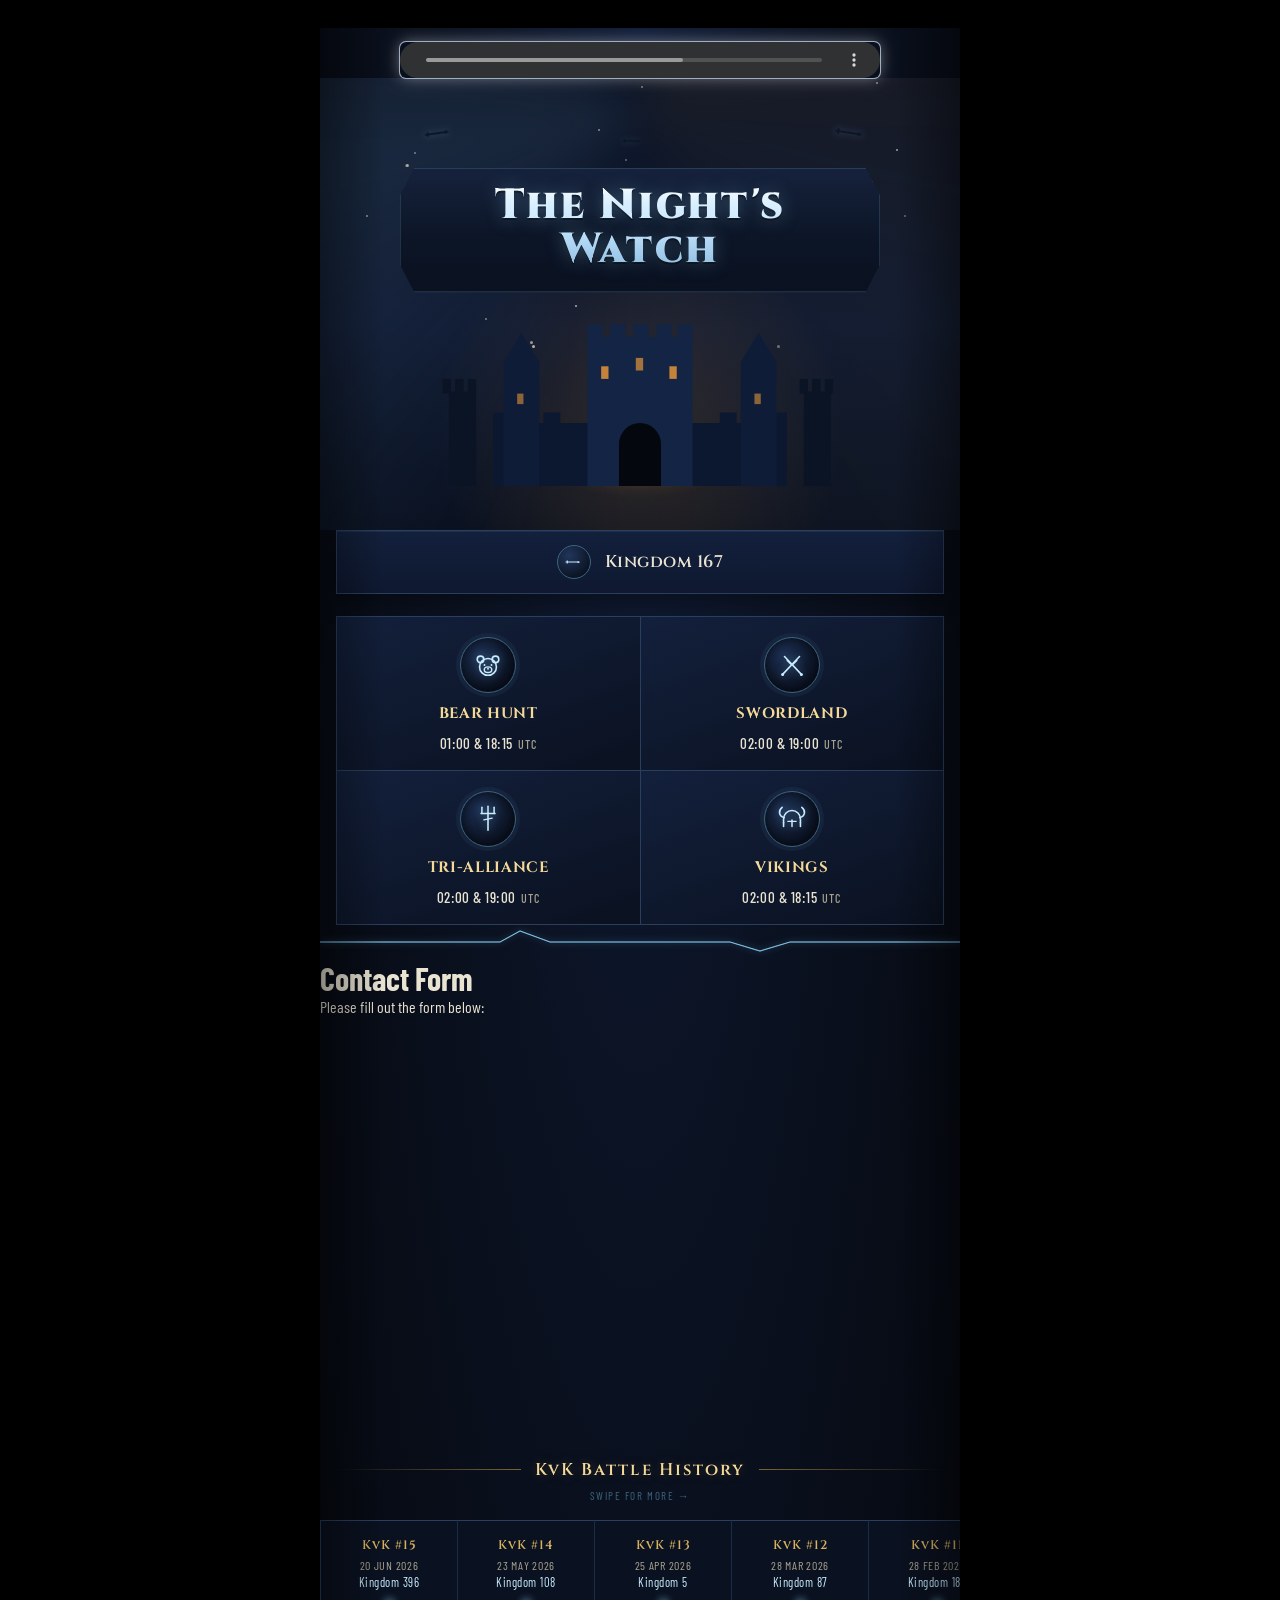
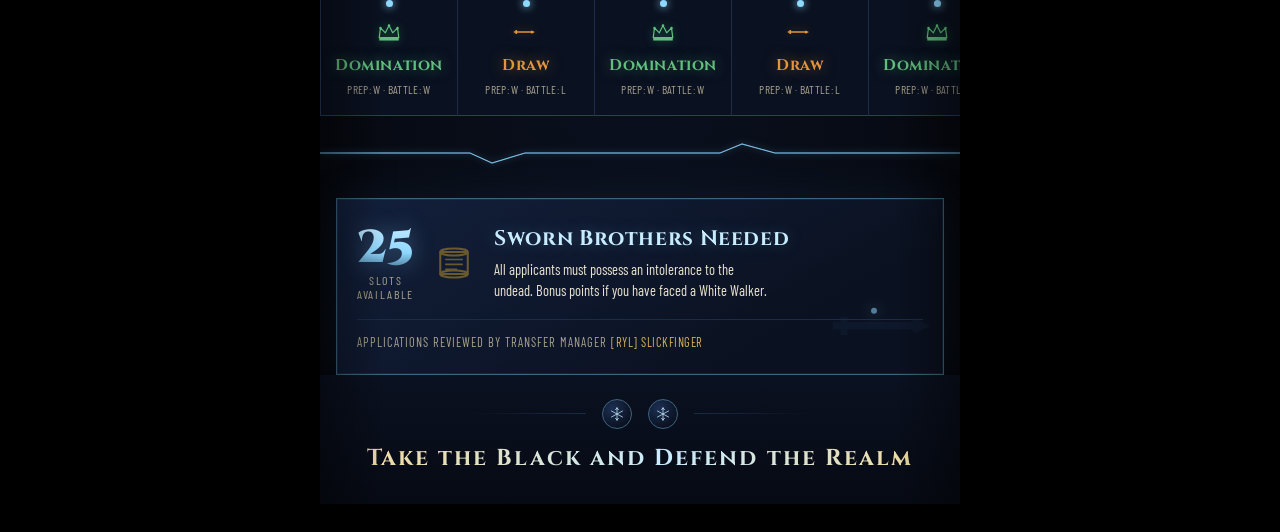
<file: index.html>
<!DOCTYPE html>
<html lang="en">
<head>
<meta charset="UTF-8">
<meta name="viewport" content="width=device-width, initial-scale=1.0">
<title>The Night's Watch — Kingdom 167</title>
<link rel="stylesheet" href="style.css">
</head>
  <body>

<!-- ============================================================
     ICON SPRITE — all glyphs are hand-built line/silhouette art
     referenced below via <use href="#icon-name">
     ============================================================ -->
<svg class="sprite" aria-hidden="true">
  <defs>

    <symbol id="icon-bear" viewBox="0 0 64 64">
      <circle cx="16" cy="20" r="7" fill="none" stroke="currentColor" stroke-width="3.4"/>
      <circle cx="48" cy="20" r="7" fill="none" stroke="currentColor" stroke-width="3.4"/>
      <circle cx="32" cy="36" r="18" fill="none" stroke="currentColor" stroke-width="3.4"/>
      <ellipse cx="32" cy="42" rx="8" ry="6" fill="none" stroke="currentColor" stroke-width="3"/>
      <circle cx="32" cy="40" r="2" fill="currentColor"/>
      <circle cx="24.5" cy="32" r="2" fill="currentColor"/>
      <circle cx="39.5" cy="32" r="2" fill="currentColor"/>
    </symbol>

    <symbol id="icon-swords" viewBox="0 0 64 64">
      <line x1="12" y1="52" x2="48" y2="14" stroke="currentColor" stroke-width="3.4" stroke-linecap="round"/>
      <line x1="34" y1="30" x2="42" y2="22" stroke="currentColor" stroke-width="3.4" stroke-linecap="round"/>
      <circle cx="12" cy="52" r="3.2" fill="currentColor"/>
      <line x1="52" y1="52" x2="16" y2="14" stroke="currentColor" stroke-width="3.4" stroke-linecap="round"/>
      <line x1="30" y1="30" x2="22" y2="22" stroke="currentColor" stroke-width="3.4" stroke-linecap="round"/>
      <circle cx="52" cy="52" r="3.2" fill="currentColor"/>
    </symbol>

    <symbol id="icon-trident" viewBox="0 0 64 64">
      <line x1="32" y1="20" x2="32" y2="56" stroke="currentColor" stroke-width="3.4" stroke-linecap="round"/>
      <line x1="17" y1="20" x2="47" y2="20" stroke="currentColor" stroke-width="3.2" stroke-linecap="round"/>
      <line x1="19" y1="20" x2="19" y2="7" stroke="currentColor" stroke-width="3.2" stroke-linecap="round"/>
      <line x1="32" y1="20" x2="32" y2="5" stroke="currentColor" stroke-width="3.2" stroke-linecap="round"/>
      <line x1="45" y1="20" x2="45" y2="7" stroke="currentColor" stroke-width="3.2" stroke-linecap="round"/>
      <line x1="23" y1="34" x2="41" y2="30" stroke="currentColor" stroke-width="2.6" stroke-linecap="round"/>
    </symbol>

    <symbol id="icon-helm" viewBox="0 0 64 64">
      <path d="M14,40 L14,32 A18,18 0 0 1 50,32 L50,40" fill="none" stroke="currentColor" stroke-width="3.4" stroke-linecap="round"/>
      <line x1="14" y1="40" x2="14" y2="48" stroke="currentColor" stroke-width="3.4" stroke-linecap="round"/>
      <line x1="50" y1="40" x2="50" y2="48" stroke="currentColor" stroke-width="3.4" stroke-linecap="round"/>
      <path d="M15,29 C4,26 2,14 11,7" fill="none" stroke="currentColor" stroke-width="3.4" stroke-linecap="round"/>
      <path d="M49,29 C60,26 62,14 53,7" fill="none" stroke="currentColor" stroke-width="3.4" stroke-linecap="round"/>
      <line x1="32" y1="34" x2="32" y2="48" stroke="currentColor" stroke-width="3.2" stroke-linecap="round"/>
      <line x1="23" y1="37" x2="41" y2="37" stroke="currentColor" stroke-width="2.6" stroke-linecap="round"/>
    </symbol>

   <symbol id="icon-raven" viewBox="0 0 64 40">
  <path d="M10,18 L44,18 L46,16 L54,20 L46,24 L44,22 L10,22 L10,25 L6,25 L6,22 L2,22 L2,18 L6,18 L6,15 L10,15 Z" fill="currentColor"/>
</symbol>


    <symbol id="icon-snowflake" viewBox="0 0 64 64">
      <g stroke="currentColor" stroke-width="3" stroke-linecap="round">
        <line x1="32" y1="8" x2="32" y2="56"/>
        <line x1="10" y1="20" x2="54" y2="44"/>
        <line x1="10" y1="44" x2="54" y2="20"/>
        <line x1="32" y1="8" x2="26" y2="15"/>
        <line x1="32" y1="8" x2="38" y2="15"/>
        <line x1="32" y1="56" x2="26" y2="49"/>
        <line x1="32" y1="56" x2="38" y2="49"/>
      </g>
    </symbol>

    <symbol id="icon-scroll" viewBox="0 0 64 64">
      <rect x="12" y="16" width="40" height="32" rx="1.5" fill="none" stroke="currentColor" stroke-width="3"/>
      <ellipse cx="32" cy="16" rx="20" ry="5" fill="none" stroke="currentColor" stroke-width="3"/>
      <ellipse cx="32" cy="48" rx="20" ry="5" fill="none" stroke="currentColor" stroke-width="3"/>
      <line x1="20" y1="27" x2="44" y2="27" stroke="currentColor" stroke-width="2.2" stroke-linecap="round"/>
      <line x1="20" y1="34" x2="44" y2="34" stroke="currentColor" stroke-width="2.2" stroke-linecap="round"/>
      <line x1="20" y1="41" x2="36" y2="41" stroke="currentColor" stroke-width="2.2" stroke-linecap="round"/>
    </symbol>

    <symbol id="icon-shield" viewBox="0 0 64 64">
      <path d="M32,6 L52,13 L52,30 C52,44 43,53 32,58 C21,53 12,44 12,30 L12,13 Z" fill="none" stroke="currentColor" stroke-width="3.2" stroke-linejoin="round"/>
      <line x1="32" y1="20" x2="32" y2="44" stroke="currentColor" stroke-width="2.6" stroke-linecap="round"/>
      <line x1="22" y1="32" x2="42" y2="32" stroke="currentColor" stroke-width="2.6" stroke-linecap="round"/>
    </symbol>

    <symbol id="icon-sword" viewBox="0 0 64 64">
      <polygon points="32,4 27,15 37,15" fill="currentColor"/>
      <line x1="32" y1="15" x2="32" y2="42" stroke="currentColor" stroke-width="3.4" stroke-linecap="round"/>
      <line x1="20" y1="42" x2="44" y2="42" stroke="currentColor" stroke-width="3.2" stroke-linecap="round"/>
      <line x1="32" y1="42" x2="32" y2="53" stroke="currentColor" stroke-width="3.4" stroke-linecap="round"/>
      <circle cx="32" cy="57" r="3" fill="currentColor"/>
    </symbol>

    <symbol id="icon-crown" viewBox="0 0 64 64">
      <path d="M8,46 L11,22 L23,34 L32,16 L41,34 L53,22 L56,46 Z" fill="none" stroke="currentColor" stroke-width="3" stroke-linejoin="round" stroke-linecap="round"/>
      <rect x="8" y="46" width="48" height="7" fill="currentColor"/>
      <circle cx="11" cy="22" r="3" fill="currentColor"/>
      <circle cx="32" cy="16" r="3" fill="currentColor"/>
      <circle cx="53" cy="22" r="3" fill="currentColor"/>
    </symbol>

    <symbol id="icon-skull" viewBox="0 0 64 64">
      <path d="M32,8 C18,8 11,18 11,29 C11,37 15,42 19,45 L19,52 C19,54.2 20.8,56 23,56 L26,56 L26,51 L29,51 L29,56 L35,56 L35,51 L38,51 L38,56 L41,56 C43.2,56 45,54.2 45,52 L45,45 C49,42 53,37 53,29 C53,18 46,8 32,8 Z" fill="none" stroke="currentColor" stroke-width="2.6" stroke-linejoin="round"/>
      <circle cx="23.5" cy="29" r="5" fill="currentColor"/>
      <circle cx="40.5" cy="29" r="5" fill="currentColor"/>
      <path d="M32,33 L28,42 L36,42 Z" fill="currentColor"/>
    </symbol>

<symbol id="icon-handshake" viewBox="0 0 64 40">
  <path d="M10,18 L44,18 L46,16 L54,20 L46,24 L44,22 L10,22 L10,25 L6,25 L6,22 L2,22 L2,18 L6,18 L6,15 L10,15 Z" fill="currentColor"/>
</symbol>


    <symbol id="icon-castle" viewBox="0 0 400 170">
      <!-- back towers -->
      <rect x="18" y="70" width="26" height="90" fill="#0a1424"/>
      <rect x="12" y="58" width="8" height="14" fill="#0a1424"/>
      <rect x="24" y="58" width="8" height="14" fill="#0a1424"/>
      <rect x="36" y="58" width="8" height="14" fill="#0a1424"/>
      <rect x="356" y="70" width="26" height="90" fill="#0a1424"/>
      <rect x="352" y="58" width="8" height="14" fill="#0a1424"/>
      <rect x="364" y="58" width="8" height="14" fill="#0a1424"/>
      <rect x="376" y="58" width="8" height="14" fill="#0a1424"/>

      <!-- curtain wall -->
      <rect x="60" y="100" width="280" height="60" fill="#0c1830"/>
      <rect x="60" y="90" width="16" height="12" fill="#0c1830"/>
      <rect x="84" y="90" width="16" height="12" fill="#0c1830"/>
      <rect x="108" y="90" width="16" height="12" fill="#0c1830"/>
      <rect x="276" y="90" width="16" height="12" fill="#0c1830"/>
      <rect x="300" y="90" width="16" height="12" fill="#0c1830"/>
      <rect x="324" y="90" width="16" height="12" fill="#0c1830"/>

      <!-- side towers -->
      <rect x="70" y="42" width="34" height="118" fill="#0e1c38"/>
      <polygon points="70,42 87,14 104,42" fill="#0e1c38"/>
      <rect x="296" y="42" width="34" height="118" fill="#0e1c38"/>
      <polygon points="296,42 313,14 330,42" fill="#0e1c38"/>

      <!-- keep -->
      <rect x="150" y="18" width="100" height="142" fill="#132444"/>
      <rect x="150" y="6" width="14" height="14" fill="#132444"/>
      <rect x="172" y="6" width="14" height="14" fill="#132444"/>
      <rect x="194" y="6" width="14" height="14" fill="#132444"/>
      <rect x="216" y="6" width="14" height="14" fill="#132444"/>
      <rect x="236" y="6" width="14" height="14" fill="#132444"/>

      <!-- gate -->
      <path d="M180,160 L180,120 A20,20 0 0 1 220,120 L220,160 Z" fill="#04070d"/>

      <!-- windows (glow) -->
      <rect x="163" y="46" width="7" height="12" fill="#e2953a" opacity=".85"/>
      <rect x="196" y="38" width="7" height="12" fill="#e2953a" opacity=".7"/>
      <rect x="228" y="46" width="7" height="12" fill="#e2953a" opacity=".85"/>
      <rect x="83" y="72" width="6" height="10" fill="#e2953a" opacity=".6"/>
      <rect x="309" y="72" width="6" height="10" fill="#e2953a" opacity=".6"/>
    </symbol>

  </defs>
</svg>

<div class="poster">

  <!-- ============================== AUDIO PLAYER ============================== -->
  <div class="audio-bar">
    <audio controls src="dem-titties.mp3">
      Your browser does not support the audio element.
    </audio>
  </div>

  <!-- ambient layers -->
  <div class="snowfall" id="snowfall"></div>

  <!-- ============================== HERO ============================== -->
  <section class="hero">
    <div class="stars" id="stars"></div>

    <div class="ravens">
      <svg class="raven-1"><use href="#icon-raven"/></svg>
      <svg class="raven-2"><use href="#icon-raven"/></svg>
      <svg class="raven-3"><use href="#icon-raven"/></svg>
    </div>

    <div class="banner">
      <h1 class="font-display">The Night's<br>Watch</h1>
    </div>

    <div class="castle-wrap">
      <div class="castle-glow"></div>
      <svg viewBox="0 0 400 170" width="100%" style="max-width:420px; position:relative; z-index:1;">
        <use href="#icon-castle"/>
      </svg>
    </div>
  </section>

  <!-- ============================== IDENTITY ============================== -->
  <div class="identity">
    <div class="medallion"><svg><use href="#icon-raven" viewBox="0 0 64 40"/></svg></div>
    <div class="identity-text font-display">
      <span>Kingdom 167</span>
    </div>
  </div>

  <!-- ============================== EVENTS ============================== -->
  <div class="events">
    <div class="event-card">
      <div class="event-icon"><svg><use href="#icon-bear"/></svg></div>
      <div class="event-name font-display">Bear Hunt</div>
      <div class="event-times">01:00 &amp; 18:15 <span class="unit">UTC</span></div>
    </div>
    <div class="event-card">
      <div class="event-icon"><svg><use href="#icon-swords"/></svg></div>
      <div class="event-name font-display">Swordland</div>
      <div class="event-times">02:00 &amp; 19:00 <span class="unit">UTC</span></div>
    </div>
    <div class="event-card">
      <div class="event-icon"><svg><use href="#icon-trident"/></svg></div>
      <div class="event-name font-display">Tri-Alliance</div>
      <div class="event-times">02:00 &amp; 19:00 <span class="unit">UTC</span></div>
    </div>
    <div class="event-card">
      <div class="event-icon"><svg><use href="#icon-helm"/></svg></div>
      <div class="event-name font-display">Vikings</div>
      <div class="event-times">02:00 &amp; 18:15 <span class="unit">UTC</span></div>
    </div>
  </div>

  <!-- ============================== FROST DIVIDER ============================== -->
  <div class="frost-divider">
    <svg viewBox="0 0 640 34" preserveAspectRatio="none">
      <path d="M0,17 L180,17 L200,6 L230,17 L410,17 L440,26 L470,17 L640,17"/>
      <path class="bright" d="M0,17 L180,17 L200,6 L230,17 L410,17 L440,26 L470,17 L640,17"/>
    </svg>
  </div>
<!--survey-->
      <h1>Contact Form</h1>
    <p>Please fill out the form below:</p>

<iframe src="https://docs.google.com/forms/d/e/1FAIpQLSf_qoqrzcyDdSQhZUhYzVh2wahqNsyNeyWKUY-HAEKbPUqEiw/viewform?embedded=true" width="640" height="409" frameborder="0" marginheight="0" marginwidth="0">Loading…</iframe>
  <!-- ============================== KVK RESULTS ============================== -->
  <div class="section-heading">
    <h2>KvK Battle History</h2>
  </div>
  <div class="kvk-hint">Swipe for more →</div>

  <div class="kvk-scroll">
    <div class="kvk-card">
      <div class="kvk-num font-display">KvK #15</div>
      <div class="kvk-date">20 Jun 2026</div>
      <div class="kvk-kingdom">Kingdom 396</div>
      <div class="kvk-node"></div>
      <div class="kvk-icon domination"><svg><use href="#icon-crown"/></svg></div>
      <div class="kvk-result domination font-display">Domination</div>
      <div class="kvk-sub">Prep: W · Battle: W</div>
    </div>
    <div class="kvk-card">
      <div class="kvk-num font-display">KvK #14</div>
      <div class="kvk-date">23 May 2026</div>
      <div class="kvk-kingdom">Kingdom 108</div>
      <div class="kvk-node"></div>
      <div class="kvk-icon draw"><svg><use href="#icon-handshake"/></svg></div>
      <div class="kvk-result draw font-display">Draw</div>
      <div class="kvk-sub">Prep: W · Battle: L</div>
    </div>
    <div class="kvk-card">
      <div class="kvk-num font-display">KvK #13</div>
      <div class="kvk-date">25 Apr 2026</div>
      <div class="kvk-kingdom">Kingdom 5</div>
      <div class="kvk-node"></div>
      <div class="kvk-icon domination"><svg><use href="#icon-crown"/></svg></div>
      <div class="kvk-result domination font-display">Domination</div>
      <div class="kvk-sub">Prep: W · Battle: W</div>
    </div>
    <div class="kvk-card">
      <div class="kvk-num font-display">KvK #12</div>
      <div class="kvk-date">28 Mar 2026</div>
      <div class="kvk-kingdom">Kingdom 87</div>
      <div class="kvk-node"></div>
      <div class="kvk-icon draw"><svg><use href="#icon-handshake"/></svg></div>
      <div class="kvk-result draw font-display">Draw</div>
      <div class="kvk-sub">Prep: W · Battle: L</div>
    </div>
    <div class="kvk-card">
      <div class="kvk-num font-display">KvK #11</div>
      <div class="kvk-date">28 Feb 2026</div>
      <div class="kvk-kingdom">Kingdom 188</div>
      <div class="kvk-node"></div>
      <div class="kvk-icon domination"><svg><use href="#icon-crown"/></svg></div>
      <div class="kvk-result domination font-display">Domination</div>
      <div class="kvk-sub">Prep: W · Battle: W</div>
    </div>
    <div class="kvk-card">
      <div class="kvk-num font-display">KvK #10</div>
      <div class="kvk-date">31 Jan 2026</div>
      <div class="kvk-kingdom">Kingdom 120</div>
      <div class="kvk-node"></div>
      <div class="kvk-icon domination"><svg><use href="#icon-crown"/></svg></div>
      <div class="kvk-result domination font-display">Domination</div>
      <div class="kvk-sub">Prep: W · Battle: W</div>
    </div>
    <div class="kvk-card">
      <div class="kvk-num font-display">KvK #9</div>
      <div class="kvk-date">03 Jan 2026</div>
      <div class="kvk-kingdom">Kingdom 151</div>
      <div class="kvk-node"></div>
      <div class="kvk-icon draw"><svg><use href="#icon-handshake"/></svg></div>
      <div class="kvk-result draw font-display">Draw</div>
      <div class="kvk-sub">Prep: W · Battle: L</div>
    </div>
    <div class="kvk-card">
      <div class="kvk-num font-display">KvK #8</div>
      <div class="kvk-date">06 Dec 2025</div>
      <div class="kvk-kingdom">Kingdom 127</div>
      <div class="kvk-node"></div>
      <div class="kvk-icon draw"><svg><use href="#icon-handshake"/></svg></div>
      <div class="kvk-result draw font-display">Draw</div>
      <div class="kvk-sub">Prep: W · Battle: L</div>
    </div>
    <div class="kvk-card">
      <div class="kvk-num font-display">KvK #7</div>
      <div class="kvk-date">08 Nov 2025</div>
      <div class="kvk-kingdom">Kingdom 134</div>
      <div class="kvk-node"></div>
      <div class="kvk-icon comeback"><svg><use href="#icon-shield"/></svg></div>
      <div class="kvk-result comeback font-display">Comeback</div>
      <div class="kvk-sub">Prep: L · Battle: W</div>
    </div>
    <div class="kvk-card">
      <div class="kvk-num font-display">KvK #6</div>
      <div class="kvk-date">11 Oct 2025</div>
      <div class="kvk-kingdom">Kingdom 154</div>
      <div class="kvk-node"></div>
      <div class="kvk-icon defeat"><svg><use href="#icon-skull"/></svg></div>
      <div class="kvk-result defeat font-display">Defeat</div>
      <div class="kvk-sub">Prep: L · Battle: L</div>
    </div>
    <div class="kvk-card">
      <div class="kvk-num font-display">KvK #5</div>
      <div class="kvk-date">14 Sep 2025</div>
      <div class="kvk-kingdom">Kingdom 136</div>
      <div class="kvk-node"></div>
      <div class="kvk-icon defeat"><svg><use href="#icon-skull"/></svg></div>
      <div class="kvk-result defeat font-display">Defeat</div>
      <div class="kvk-sub">Prep: L · Battle: L</div>
    </div>
    <div class="kvk-card">
      <div class="kvk-num font-display">KvK #4</div>
      <div class="kvk-date">16 Aug 2025</div>
      <div class="kvk-kingdom">Kingdom 146</div>
      <div class="kvk-node"></div>
      <div class="kvk-icon domination"><svg><use href="#icon-crown"/></svg></div>
      <div class="kvk-result domination font-display">Domination</div>
      <div class="kvk-sub">Prep: W · Battle: W</div>
    </div>
    <div class="kvk-card">
      <div class="kvk-num font-display">KvK #3</div>
      <div class="kvk-date">19 Jul 2025</div>
      <div class="kvk-kingdom">Kingdom 157</div>
      <div class="kvk-node"></div>
      <div class="kvk-icon draw"><svg><use href="#icon-handshake"/></svg></div>
      <div class="kvk-result draw font-display">Draw</div>
      <div class="kvk-sub">Prep: W · Battle: L</div>
    </div>
  </div>

  <!-- ============================== FROST DIVIDER ============================== -->
  <div class="frost-divider">
    <svg viewBox="0 0 640 34" preserveAspectRatio="none">
      <path d="M0,17 L150,17 L172,27 L205,17 L400,17 L422,8 L455,17 L640,17"/>
      <path class="bright" d="M0,17 L150,17 L172,27 L205,17 L400,17 L422,8 L455,17 L640,17"/>
    </svg>
  </div>

<!-- ============================== RECRUITMENT ============================== -->
  <div class="recruit">
    <div class="recruit-raven">
      <svg viewBox="0 0 64 64"><use href="#icon-raven" x="0" y="14" width="64" height="40"/><circle class="eye" cx="24" cy="26" r="1.6"/></svg>
    </div>

    <div class="recruit-top">
      <div class="slots">
        <div class="num font-display">25</div>
        <div class="lbl">Slots<br>Available</div>
      </div>
      <div class="scroll-icon"><svg><use href="#icon-scroll"/></svg></div>
      <div class="recruit-copy">
        <h3>Sworn Brothers Needed</h3>
        <p>All applicants must possess an intolerance to the undead. Bonus points if you have faced a White Walker.</p>
      </div>
    </div>

    <div class="recruit-foot">
      Applications reviewed by Transfer Manager <span class="name">[RYL] Slickfinger</span>
    </div>
  </div>

  <!-- ============================== FOOTER ============================== -->
  <footer class="footer">
    <div class="footer-flakes">
      <div class="footer-rule"></div>
      <div class="flake-badge"><svg><use href="#icon-snowflake"/></svg></div>
      <div class="flake-badge"><svg><use href="#icon-snowflake"/></svg></div>
      <div class="footer-rule right"></div>
    </div>
    <h2 class="font-display">Take the Black and Defend the Realm</h2>
  </footer>

</div>

<script>
  // ambient starfield
  const starsEl = document.getElementById('stars');
  for(let i=0;i<26;i++){
    const s = document.createElement('span');
    s.style.left = Math.random()*100+'%';
    s.style.top = Math.random()*70+'%';
    s.style.opacity = (0.2 + Math.random()*0.6).toFixed(2);
    s.style.width = s.style.height = (Math.random()<0.2 ? 3 : 2)+'px';
    starsEl.appendChild(s);
  }

  // drifting snow
  const snowEl = document.getElementById('snowfall');
  const posterHeight = () => document.querySelector('.poster').offsetHeight;
  for(let i=0;i<34;i++){
    const f = document.createElement('span');
    f.style.left = Math.random()*100+'%';
    const dur = 10 + Math.random()*14;
    f.style.animationDuration = dur+'s';
    f.style.animationDelay = (-Math.random()*dur)+'s';
    f.style.width = f.style.height = (1.5 + Math.random()*2.2)+'px';
    snowEl.appendChild(f);
  }
</script>

</body>
</html>
</file>
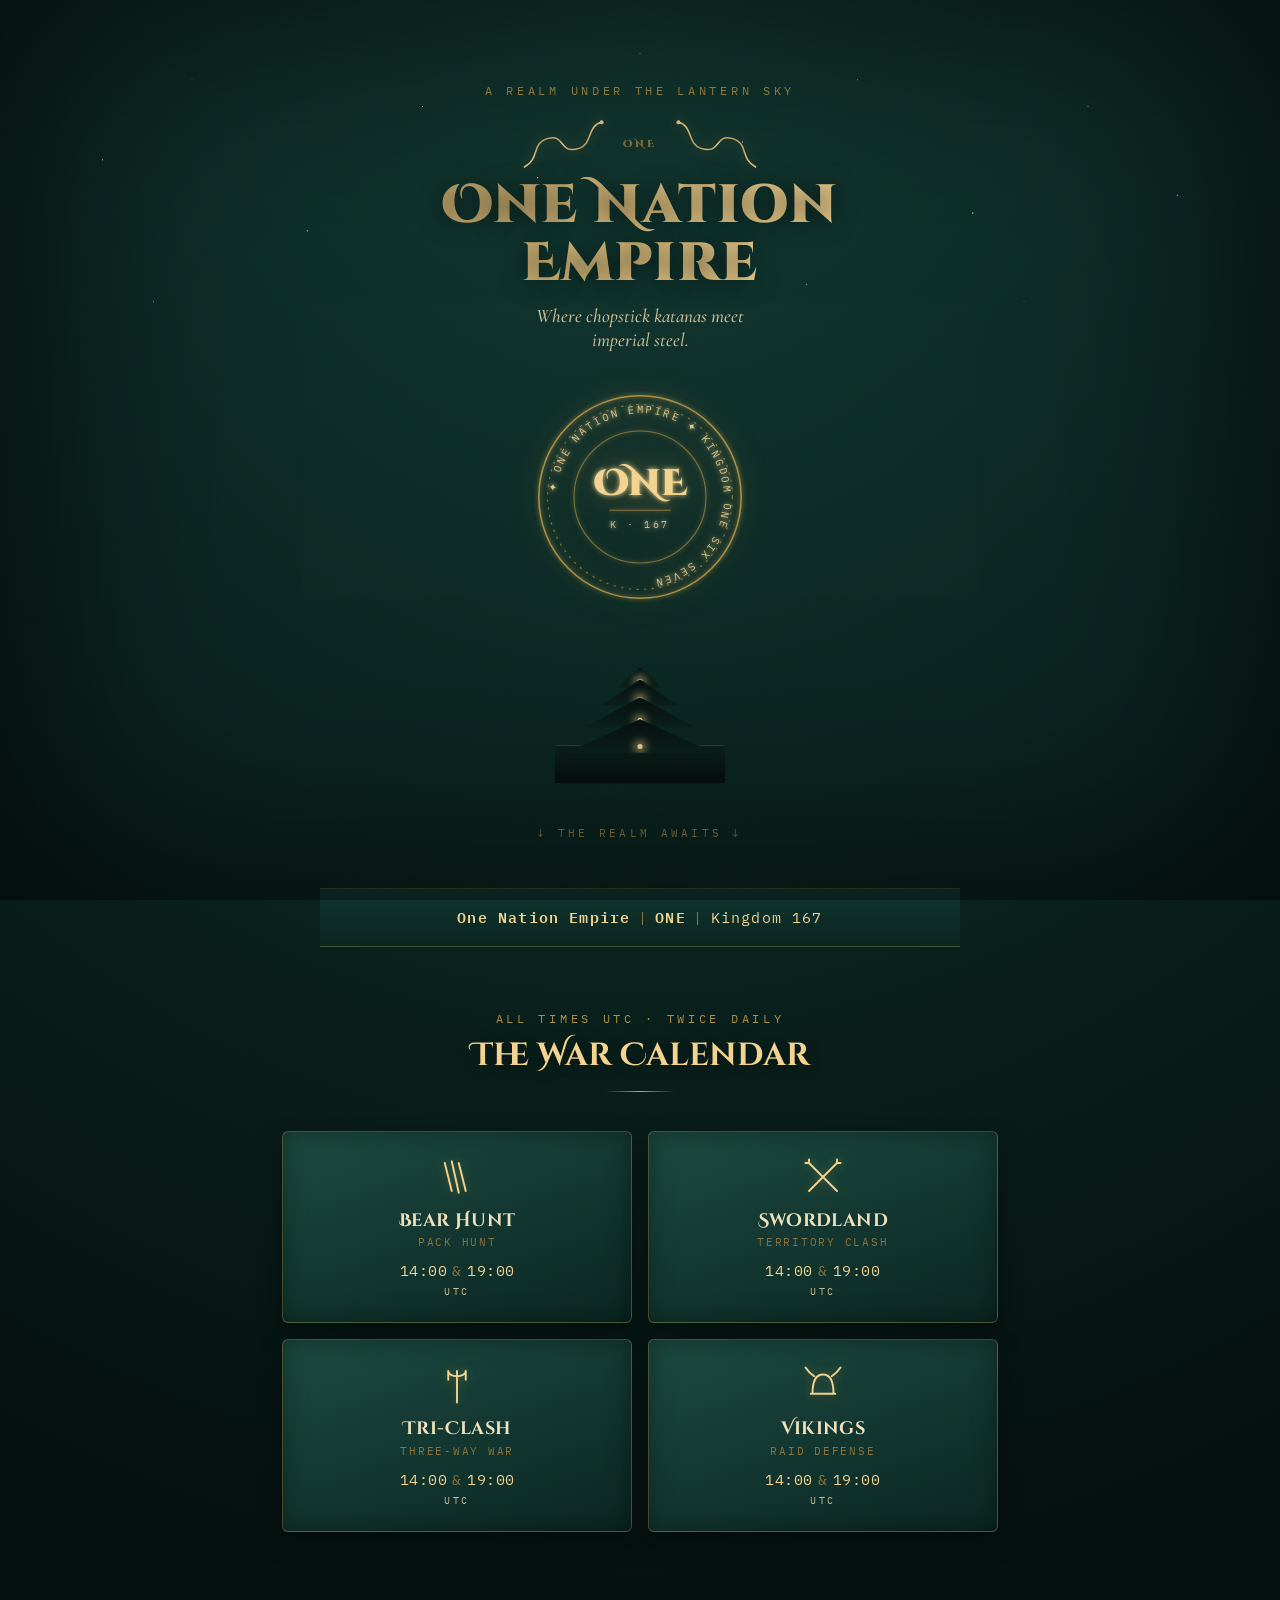
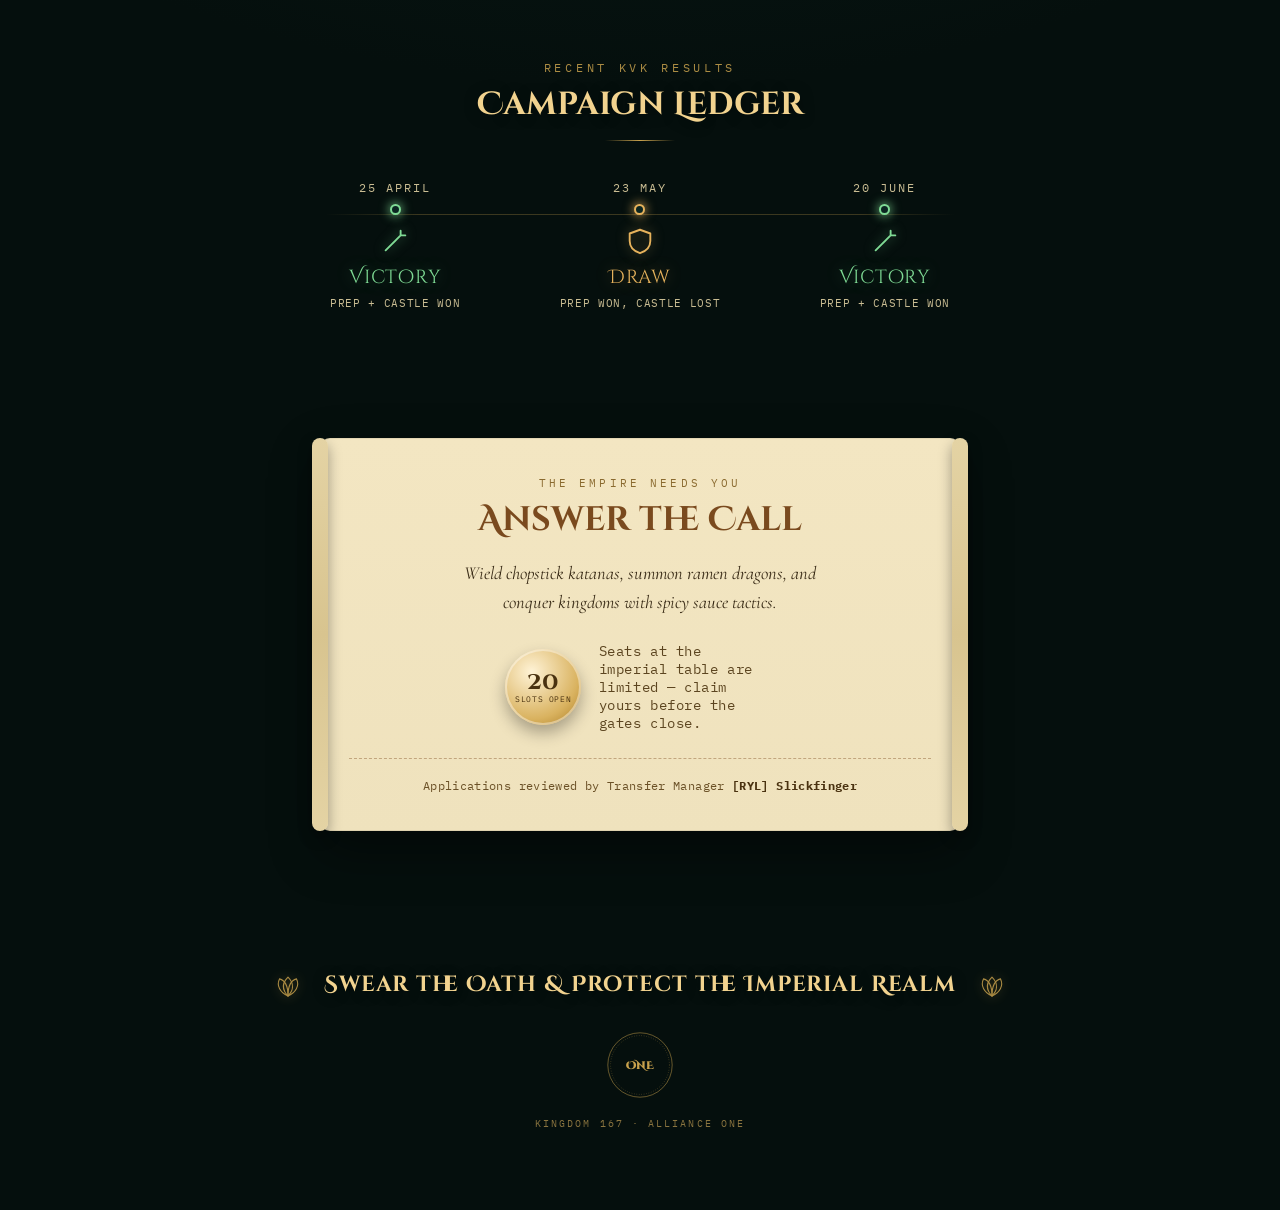
<file: Index.html>
<!DOCTYPE html>
<html lang="en">
<head>
<meta charset="UTF-8">
<meta name="viewport" content="width=device-width, initial-scale=1.0">
<title>One Nation Empire — Kingdom 167</title>
<link rel="preconnect" href="https://fonts.googleapis.com">
<link rel="preconnect" href="https://fonts.gstatic.com" crossorigin>
<link href="https://fonts.googleapis.com/css2?family=Cinzel+Decorative:wght@700;900&family=Cormorant+Garamond:ital,wght@0,400;0,500;0,600;1,500&family=IBM+Plex+Mono:wght@400;500;600&family=Ma+Shan+Zheng&display=swap" rel="stylesheet">
<style>
  :root{
    --ink:#050f0d;
    --jade-deep:#0b2622;
    --jade-mid:#12362f;
    --jade-high:#1c4a40;
    --hairline:rgba(201,162,77,0.28);
    --gold:#c9a24d;
    --gold-light:#f2d38f;
    --gold-dim:#8a743f;
    --parchment:#efe2bd;
    --parchment-dim:#cabd93;
    --ink-on-parchment:#251c0f;
    --victory:#7fdb95;
    --draw:#e6b25c;
    --ember:#ff8a4c;
    --shadow:rgba(0,0,0,0.55);
  }

  *{box-sizing:border-box;}
  html{scroll-behavior:smooth;}

  body{
    margin:0;
    background:
      radial-gradient(ellipse 120% 60% at 50% 0%, #133a33 0%, var(--jade-deep) 45%, var(--ink) 100%);
    color:var(--parchment);
    font-family:'Cormorant Garamond', serif;
    overflow-x:hidden;
    position:relative;
  }

  .grain{
    position:fixed; inset:0; z-index:80; pointer-events:none;
    opacity:0.05; mix-blend-mode:overlay;
    background-image:url("data:image/svg+xml,%3Csvg xmlns='http://www.w3.org/2000/svg' width='120' height='120'%3E%3Cfilter id='n'%3E%3CfeTurbulence type='fractalNoise' baseFrequency='0.85' numOctaves='2' stitchTiles='stitch'/%3E%3C/filter%3E%3Crect width='100%25' height='100%25' filter='url(%23n)'/%3E%3C/svg%3E");
  }

  .vignette{
    position:fixed; inset:0; z-index:79; pointer-events:none;
    box-shadow: inset 0 0 18vw 2vw rgba(0,0,0,0.65);
  }

  /* embers */
  .embers{position:fixed; inset:0; z-index:60; pointer-events:none; overflow:hidden;}
  .embers span{
    position:absolute; bottom:-5%; border-radius:50%;
    background:radial-gradient(circle, var(--ember) 0%, rgba(255,138,76,0) 70%);
    filter:blur(0.3px);
    animation:rise linear infinite;
    opacity:0;
  }
  .embers span:nth-child(1){left:6%;  width:4px;height:4px; animation-duration:16s; animation-delay:0s;}
  .embers span:nth-child(2){left:18%; width:3px;height:3px; animation-duration:13s; animation-delay:2s;}
  .embers span:nth-child(3){left:29%; width:5px;height:5px; animation-duration:19s; animation-delay:1s;}
  .embers span:nth-child(4){left:41%; width:3px;height:3px; animation-duration:14s; animation-delay:5s;}
  .embers span:nth-child(5){left:53%; width:4px;height:4px; animation-duration:17s; animation-delay:3s;}
  .embers span:nth-child(6){left:64%; width:3px;height:3px; animation-duration:12s; animation-delay:7s;}
  .embers span:nth-child(7){left:76%; width:5px;height:5px; animation-duration:20s; animation-delay:0.5s;}
  .embers span:nth-child(8){left:87%; width:3px;height:3px; animation-duration:15s; animation-delay:4s;}
  .embers span:nth-child(9){left:95%; width:4px;height:4px; animation-duration:18s; animation-delay:6s;}
  .embers span:nth-child(10){left:36%; width:2.5px;height:2.5px; animation-duration:11s; animation-delay:8s;}
  .embers span:nth-child(11){left:70%; width:2.5px;height:2.5px; animation-duration:13.5s; animation-delay:1.5s;}
  .embers span:nth-child(12){left:10%; width:2.5px;height:2.5px; animation-duration:21s; animation-delay:9s;}

  @keyframes rise{
    0%{ transform:translateY(0) translateX(0); opacity:0; }
    8%{ opacity:.55; }
    92%{ opacity:.3; }
    100%{ transform:translateY(-110vh) translateX(24px); opacity:0; }
  }

  .wrap{max-width:760px; margin:0 auto; padding:0 1.4rem; position:relative; z-index:2;}

  /* ---------- HERO ---------- */
  .hero{position:relative; padding:5.2rem 0 3rem; text-align:center; overflow:hidden;}
  .hero::before{
    content:''; position:absolute; inset:0; z-index:0;
    background-image:
      radial-gradient(1.6px 1.6px at 8% 18%, #fff, transparent 60%),
      radial-gradient(1.2px 1.2px at 15% 9%, #fff, transparent 60%),
      radial-gradient(1.6px 1.6px at 24% 26%, #ffe9b8, transparent 60%),
      radial-gradient(1.2px 1.2px at 33% 12%, #fff, transparent 60%),
      radial-gradient(1.8px 1.8px at 42% 20%, #fff, transparent 60%),
      radial-gradient(1.2px 1.2px at 50% 6%, #ffe9b8, transparent 60%),
      radial-gradient(1.6px 1.6px at 58% 16%, #fff, transparent 60%),
      radial-gradient(1.2px 1.2px at 67% 9%, #fff, transparent 60%),
      radial-gradient(1.8px 1.8px at 76% 24%, #ffe9b8, transparent 60%),
      radial-gradient(1.2px 1.2px at 85% 12%, #fff, transparent 60%),
      radial-gradient(1.6px 1.6px at 92% 22%, #fff, transparent 60%),
      radial-gradient(1.2px 1.2px at 12% 34%, #fff, transparent 60%),
      radial-gradient(1.2px 1.2px at 63% 32%, #fff, transparent 60%),
      radial-gradient(1.2px 1.2px at 80% 34%, #fff, transparent 60%);
    animation:twinkle 6s ease-in-out infinite alternate;
  }
  @keyframes twinkle{ 0%{opacity:.5;} 100%{opacity:1;} }

  .eyebrow{
    font-family:'IBM Plex Mono', monospace;
    font-size:0.72rem; letter-spacing:0.32em; text-transform:uppercase;
    color:var(--gold); opacity:0.85; position:relative; z-index:2;
  }

  .flourish-row{display:flex; align-items:center; justify-content:center; gap:1rem; margin:1.1rem 0 0.3rem; position:relative; z-index:2;}
  .flourish{width:88px; height:56px; filter:drop-shadow(0 0 6px rgba(201,162,77,0.45));}
  .flourish-right{transform:scaleX(-1);}

  .title{
    position:relative; z-index:2;
    font-family:'Cinzel Decorative', serif;
    font-weight:900;
    font-size:clamp(2.1rem, 8.6vw, 3.4rem);
    line-height:1.08;
    margin:0.2rem 0 0.6rem;
    letter-spacing:0.02em;
    background:linear-gradient(100deg, var(--gold-dim) 0%, var(--gold-light) 25%, #fff6de 40%, var(--gold-light) 55%, var(--gold-dim) 100%);
    background-size:250% 100%;
    -webkit-background-clip:text; background-clip:text; color:transparent;
    animation:shimmer 7s linear infinite;
    text-shadow:0 2px 22px rgba(0,0,0,0.5);
  }
  @keyframes shimmer{ 0%{background-position:0% 50%;} 100%{background-position:250% 50%;} }

  .subtitle{
    position:relative; z-index:2;
    font-style:italic; font-weight:500;
    font-size:clamp(1rem, 3.2vw, 1.2rem);
    color:var(--parchment-dim);
    max-width:32ch; margin:0 auto;
  }

  .seal-holder{position:relative; z-index:2; margin:2.2rem auto 0.6rem; width:min(220px, 52vw);}
  .seal-holder svg{width:100%; height:auto; filter:drop-shadow(0 0 14px rgba(201,162,77,0.35));}
  .seal-word{font-family:'Cinzel Decorative'; font-weight:900;}
  .seal-ring-text{font-family:'IBM Plex Mono'; letter-spacing:0.25em;}

  .pagoda{position:relative; z-index:1; margin-top:2.4rem; height:150px; display:flex; align-items:center; justify-content:center;}
  .pagoda-tower{display:flex; flex-direction:column; align-items:center;}
  .pagoda-tier{
    position:relative; margin-bottom:-8px;
    background:linear-gradient(180deg, #06110f, #0b201b);
    clip-path:polygon(50% 0%, 100% 100%, 0% 100%);
    box-shadow:0 0 18px rgba(0,0,0,0.5);
  }
  .pagoda-tier::after{
    content:''; position:absolute; left:50%; bottom:14%; transform:translateX(-50%);
    width:5px; height:5px; border-radius:50%;
    background:var(--gold-light);
    box-shadow:0 0 8px 3px rgba(242,211,143,0.7);
  }
  .t1{width:150px; height:34px;}
  .t2{width:110px; height:30px;}
  .t3{width:76px; height:26px;}
  .t4{width:44px; height:20px;}
  .pagoda-base{width:170px; height:38px; background:linear-gradient(180deg,#0b211c,#050f0d); border-top:1px solid var(--hairline);}

  .scroll-cue{
    position:relative; z-index:2; margin-top:1.6rem;
    font-family:'IBM Plex Mono', monospace; font-size:0.68rem; letter-spacing:0.3em;
    color:var(--gold-dim); text-transform:uppercase;
    animation:bob 2.6s ease-in-out infinite;
  }
  @keyframes bob{ 0%,100%{transform:translateY(0); opacity:.6;} 50%{transform:translateY(6px); opacity:1;} }

  /* ---------- RIBBON ---------- */
  .ribbon{
    text-align:center; padding:1rem 1.2rem; margin:0 auto; max-width:640px;
    background:linear-gradient(180deg, var(--jade-mid), var(--jade-deep));
    border-top:1px solid var(--hairline); border-bottom:1px solid var(--hairline);
    font-family:'IBM Plex Mono', monospace; letter-spacing:0.08em;
    color:var(--gold-light); font-size:0.92rem;
  }
  .ribbon b{color:var(--gold-light); font-weight:600;}
  .ribbon .sep{color:var(--gold-dim); margin:0 0.5em;}

  /* ---------- SECTION HEAD ---------- */
  .section{padding:4rem 0;}
  .section-head{text-align:center; margin-bottom:2.4rem;}
  .section-head .eyebrow{display:block; margin-bottom:0.5rem;}
  .section-head h2{
    font-family:'Cinzel Decorative'; font-weight:700;
    font-size:clamp(1.5rem, 5vw, 2rem);
    color:var(--gold-light); margin:0;
    text-shadow:0 2px 14px rgba(0,0,0,0.4);
  }
  .divider{width:70px; height:1px; margin:0.9rem auto 0; background:linear-gradient(90deg, transparent, var(--gold), transparent);}

  /* reveal on scroll */
  .reveal{opacity:0; transform:translateY(22px); transition:opacity 0.8s ease, transform 0.8s ease;}
  .reveal.in-view{opacity:1; transform:translateY(0);}

  /* ---------- SCHEDULE ---------- */
  .schedule-grid{display:grid; grid-template-columns:1fr 1fr; gap:1rem;}
  @media (max-width:520px){ .schedule-grid{grid-template-columns:1fr;} }

  .event-card{
    position:relative; padding:1.5rem 1.2rem; text-align:center;
    background:linear-gradient(160deg, var(--jade-high), var(--jade-deep));
    border:1px solid var(--hairline); border-radius:6px;
    box-shadow:inset 0 0 24px rgba(0,0,0,0.35), 0 10px 24px rgba(0,0,0,0.35);
    transition:transform 0.35s ease, box-shadow 0.35s ease, border-color 0.35s ease;
  }
  .event-card:hover{
    transform:translateY(-5px);
    border-color:var(--gold);
    box-shadow:inset 0 0 24px rgba(0,0,0,0.3), 0 16px 30px rgba(0,0,0,0.45), 0 0 22px rgba(201,162,77,0.25);
  }
  .event-icon{width:42px; height:42px; margin:0 auto 0.7rem; color:var(--gold-light);}
  .event-icon svg{width:100%; height:100%; stroke:var(--gold-light); fill:none; stroke-width:2.2; stroke-linecap:round; stroke-linejoin:round; filter:drop-shadow(0 0 5px rgba(201,162,77,0.4));}
  .event-card h3{font-family:'Cinzel Decorative'; font-size:1.1rem; margin:0 0 0.15rem; color:var(--parchment); letter-spacing:0.02em;}
  .event-tag{font-family:'IBM Plex Mono'; font-size:0.68rem; letter-spacing:0.16em; text-transform:uppercase; color:var(--gold-dim); margin:0 0 0.7rem;}
  .event-times{font-family:'IBM Plex Mono'; font-size:0.95rem; color:var(--gold-light); letter-spacing:0.03em;}
  .event-times .amp{color:var(--gold-dim); margin:0 0.35em;}
  .event-times .utc{display:block; font-size:0.62rem; letter-spacing:0.25em; color:var(--parchment-dim); margin-top:0.3rem;}

  /* ---------- LEDGER / TIMELINE ---------- */
  .timeline{position:relative; display:flex; gap:1.2rem; justify-content:space-between;}
  .timeline::before{
    content:''; position:absolute; top:34px; left:6%; right:6%; height:1px;
    background:linear-gradient(90deg, transparent, var(--hairline) 15%, var(--hairline) 85%, transparent);
  }
  @media (max-width:560px){
    .timeline{flex-direction:column; gap:2rem;}
    .timeline::before{top:0; bottom:0; left:23px; right:auto; width:1px; height:auto; background:linear-gradient(180deg, transparent, var(--hairline) 10%, var(--hairline) 90%, transparent);}
  }

  .ledger-entry{position:relative; flex:1; text-align:center;}
  @media (max-width:560px){ .ledger-entry{display:flex; align-items:center; gap:1rem; text-align:left;} }

  .ledger-date{font-family:'IBM Plex Mono'; font-size:0.72rem; letter-spacing:0.18em; color:var(--parchment-dim); margin-bottom:0.6rem;}
  .ledger-node{width:11px; height:11px; border-radius:50%; margin:0 auto 0.7rem; position:relative; z-index:2; background:var(--jade-deep); border:2px solid var(--gold);}
  .outcome-victory .ledger-node{box-shadow:0 0 10px 2px rgba(127,219,149,0.6); border-color:var(--victory);}
  .outcome-draw .ledger-node{box-shadow:0 0 10px 2px rgba(230,178,92,0.6); border-color:var(--draw);}

  .ledger-icon{width:30px; height:30px; margin:0 auto 0.5rem;}
  .ledger-icon svg{width:100%; height:100%; fill:none; stroke-width:2; stroke-linecap:round; stroke-linejoin:round;}
  .outcome-victory .ledger-icon svg{stroke:var(--victory); filter:drop-shadow(0 0 6px rgba(127,219,149,0.5));}
  .outcome-draw .ledger-icon svg{stroke:var(--draw); filter:drop-shadow(0 0 6px rgba(230,178,92,0.5));}

  .ledger-outcome{font-family:'Cinzel Decorative'; font-size:1.2rem; letter-spacing:0.04em;}
  .outcome-victory .ledger-outcome{color:var(--victory); text-shadow:0 0 16px rgba(127,219,149,0.4);}
  .outcome-draw .ledger-outcome{color:var(--draw); text-shadow:0 0 16px rgba(230,178,92,0.4);}

  .ledger-detail{font-family:'IBM Plex Mono'; font-size:0.68rem; letter-spacing:0.06em; color:var(--parchment-dim); margin-top:0.35rem; text-transform:uppercase;}

  @media (max-width:560px){
    .ledger-node{margin:0;}
    .ledger-icon{margin:0;}
    .ledger-date{margin:0 0 0.2rem;}
  }

  /* ---------- RECRUIT ---------- */
  .recruit{
    position:relative; margin:0 auto; max-width:640px;
    background:linear-gradient(180deg, #f3e6c2, var(--parchment));
    color:var(--ink-on-parchment);
    border-radius:10px;
    padding:2.4rem 1.8rem;
    box-shadow:0 20px 50px rgba(0,0,0,0.45), inset 0 0 0 1px rgba(37,28,15,0.08);
  }
  .recruit::before, .recruit::after{
    content:''; position:absolute; top:0; bottom:0; width:16px;
    background:linear-gradient(180deg, #e4d3a4, #d8c48f, #e4d3a4);
    border-radius:10px; box-shadow:0 6px 14px rgba(0,0,0,0.35);
  }
  .recruit::before{left:-8px;}
  .recruit::after{right:-8px;}

  .recruit-eyebrow{font-family:'IBM Plex Mono'; font-size:0.7rem; letter-spacing:0.28em; text-transform:uppercase; color:#8a6a2f; text-align:center;}
  .recruit h2{
    font-family:'Cinzel Decorative'; text-align:center; font-size:clamp(1.5rem, 5.5vw, 2.1rem);
    margin:0.4rem 0 1.1rem; color:#7a4a1e;
  }
  .recruit p.copy{
    font-size:1.15rem; font-style:italic; text-align:center; line-height:1.55;
    max-width:44ch; margin:0 auto 1.6rem; color:#3a2c17;
  }

  .slots-row{display:flex; align-items:center; justify-content:center; gap:1.1rem; margin:1.4rem 0;}
  .slots-badge{
    width:76px; height:76px; border-radius:50%; flex-shrink:0;
    background:radial-gradient(circle at 35% 30%, #fff3d6, #d9b25f 65%, #a9791f 100%);
    display:flex; flex-direction:column; align-items:center; justify-content:center;
    box-shadow:0 8px 16px rgba(0,0,0,0.3), inset 0 0 0 2px rgba(255,255,255,0.4);
  }
  .slots-badge b{font-family:'Cinzel Decorative'; font-size:1.5rem; color:#4a3210; line-height:1;}
  .slots-badge span{font-family:'IBM Plex Mono'; font-size:0.5rem; letter-spacing:0.08em; color:#4a3210; text-transform:uppercase;}
  .slots-text{font-family:'IBM Plex Mono'; font-size:0.85rem; color:#5c4520; letter-spacing:0.04em; max-width:22ch;}

  .reviewer{
    text-align:center; margin-top:1.6rem; padding-top:1.2rem;
    border-top:1px dashed rgba(122,74,30,0.4);
    font-family:'IBM Plex Mono'; font-size:0.75rem; letter-spacing:0.03em; color:#6b5127;
  }
  .reviewer b{color:#4a3210;}

  /* ---------- FOOTER ---------- */
  .footer{padding:4.5rem 0 5rem; text-align:center;}
  .lotus-row{display:flex; align-items:center; justify-content:center; gap:1.2rem; margin-bottom:1.3rem;}
  .lotus{width:34px; height:34px; opacity:0.85;}
  .lotus svg{width:100%; height:100%; filter:drop-shadow(0 0 6px rgba(201,162,77,0.4));}
  .oath{
    font-family:'Cinzel Decorative'; font-weight:700;
    font-size:clamp(1rem, 3.8vw, 1.35rem); letter-spacing:0.04em;
    color:var(--gold-light); text-shadow:0 2px 14px rgba(0,0,0,0.4);
    margin:0;
  }
  .crest-watermark{width:70px; height:70px; margin:1.8rem auto 0; opacity:0.3;}
  .crest-watermark svg{width:100%; height:100%;}
  .footer-fine{margin-top:1rem; font-family:'IBM Plex Mono'; font-size:0.65rem; letter-spacing:0.2em; color:var(--gold-dim); text-transform:uppercase;}

  @media (prefers-reduced-motion: reduce){
    *{animation:none !important; transition:none !important;}
    .reveal{opacity:1; transform:none;}
  }
</style>
</head>
<body>

<div class="grain"></div>
<div class="vignette"></div>
<div class="embers" aria-hidden="true">
  <span></span><span></span><span></span><span></span><span></span><span></span>
  <span></span><span></span><span></span><span></span><span></span><span></span>
</div>

<!-- HERO -->
<header class="hero">
  <div class="eyebrow">A Realm Under the Lantern Sky</div>

  <div class="flourish-row">
    <svg class="flourish" viewBox="0 0 140 90">
      <defs>
        <linearGradient id="flg" x1="0" y1="0" x2="1" y2="1">
          <stop offset="0" stop-color="#8a743f"/>
          <stop offset="0.5" stop-color="#f2d38f"/>
          <stop offset="1" stop-color="#8a743f"/>
        </linearGradient>
      </defs>
      <path d="M8 82 C 34 68, 18 44, 46 36 C 74 28, 62 62, 96 52 C 118 45, 108 16, 132 10"
            stroke="url(#flg)" stroke-width="2.4" fill="none" stroke-linecap="round"/>
      <circle cx="132" cy="10" r="3.2" fill="#f2d38f"/>
    </svg>
    <div class="seal-word" style="font-size:0.65rem; letter-spacing:0.3em; color:var(--gold-dim);">ONE</div>
    <svg class="flourish flourish-right" viewBox="0 0 140 90">
      <path d="M8 82 C 34 68, 18 44, 46 36 C 74 28, 62 62, 96 52 C 118 45, 108 16, 132 10"
            stroke="url(#flg)" stroke-width="2.4" fill="none" stroke-linecap="round"/>
      <circle cx="132" cy="10" r="3.2" fill="#f2d38f"/>
    </svg>
  </div>

  <h1 class="title">One Nation<br>Empire</h1>
  <p class="subtitle">Where chopstick katanas meet imperial steel.</p>

  <div class="seal-holder">
    <svg viewBox="0 0 200 200">
      <defs>
        <path id="sealCirc" d="M100,100 m-76,0 a76,76 0 1,1 152,0 a76,76 0 1,1 -152,0" fill="none"/>
        <filter id="sealGlow" x="-50%" y="-50%" width="200%" height="200%">
          <feGaussianBlur stdDeviation="2.4" result="b"/>
          <feMerge><feMergeNode in="b"/><feMergeNode in="SourceGraphic"/></feMerge>
        </filter>
      </defs>
      <g filter="url(#sealGlow)">
        <circle cx="100" cy="100" r="92" fill="none" stroke="#c9a24d" stroke-width="1.4" opacity="0.8"/>
        <circle cx="100" cy="100" r="84" fill="none" stroke="#c9a24d" stroke-width="1" stroke-dasharray="2 5" opacity="0.6"/>
        <circle cx="100" cy="100" r="60" fill="none" stroke="#c9a24d" stroke-width="1" opacity="0.55"/>
        <text class="seal-ring-text" font-size="9.5" fill="#f2d38f" opacity="0.9">
          <textPath href="#sealCirc" startOffset="1%">✦ ONE NATION EMPIRE ✦ KINGDOM ONE SIX SEVEN </textPath>
        </text>
        <text x="100" y="98" text-anchor="middle" class="seal-word" font-size="34" fill="#f2d38f">ONE</text>
        <line x1="72" y1="112" x2="128" y2="112" stroke="#8a743f" stroke-width="1"/>
        <text x="100" y="128" text-anchor="middle" class="seal-ring-text" font-size="9" fill="#cabd93" letter-spacing="2">K · 167</text>
      </g>
    </svg>
  </div>

  <div class="pagoda" aria-hidden="true">
    <div class="pagoda-tower">
      <div class="pagoda-tier t4"></div>
      <div class="pagoda-tier t3"></div>
      <div class="pagoda-tier t2"></div>
      <div class="pagoda-tier t1"></div>
      <div class="pagoda-base"></div>
    </div>
  </div>

  <div class="scroll-cue">↓ the realm awaits ↓</div>
</header>

<!-- RIBBON -->
<div class="ribbon">
  <b>One Nation Empire</b><span class="sep">|</span><b>ONE</b><span class="sep">|</span>Kingdom 167
</div>

<div class="wrap">

  <!-- SCHEDULE -->
  <section class="section">
    <div class="section-head reveal">
      <span class="eyebrow">All Times UTC · Twice Daily</span>
      <h2>The War Calendar</h2>
      <div class="divider"></div>
    </div>

    <div class="schedule-grid">
      <div class="event-card reveal">
        <div class="event-icon"><svg viewBox="0 0 48 48"><path d="M10 8 L18 40 M18 6 L26 42 M26 8 L34 40"/></svg></div>
        <h3>Bear Hunt</h3>
        <p class="event-tag">Pack Hunt</p>
        <div class="event-times">14:00<span class="amp">&amp;</span>19:00<span class="utc">UTC</span></div>
      </div>

      <div class="event-card reveal">
        <div class="event-icon"><svg viewBox="0 0 48 48"><path d="M8 8 L40 40 M8 8 L4 8 M8 8 L8 4 M40 8 L8 40 M40 8 L44 8 M40 8 L40 4"/></svg></div>
        <h3>Swordland</h3>
        <p class="event-tag">Territory Clash</p>
        <div class="event-times">14:00<span class="amp">&amp;</span>19:00<span class="utc">UTC</span></div>
      </div>

      <div class="event-card reveal">
        <div class="event-icon"><svg viewBox="0 0 48 48"><path d="M24 44 V20 M14 8 C14 16 34 16 34 8 M14 8 V18 M34 8 V18 M24 8 V20"/></svg></div>
        <h3>Tri-Clash</h3>
        <p class="event-tag">Three-Way War</p>
        <div class="event-times">14:00<span class="amp">&amp;</span>19:00<span class="utc">UTC</span></div>
      </div>

      <div class="event-card reveal">
        <div class="event-icon"><svg viewBox="0 0 48 48"><path d="M12 34 C12 20 16 12 24 12 C32 12 36 20 36 34 M10 34 H38 M14 14 C8 10 4 4 4 4 M34 14 C40 10 44 4 44 4"/></svg></div>
        <h3>Vikings</h3>
        <p class="event-tag">Raid Defense</p>
        <div class="event-times">14:00<span class="amp">&amp;</span>19:00<span class="utc">UTC</span></div>
      </div>
    </div>
  </section>

  <!-- LEDGER -->
  <section class="section">
    <div class="section-head reveal">
      <span class="eyebrow">Recent KvK Results</span>
      <h2>Campaign Ledger</h2>
      <div class="divider"></div>
    </div>

    <div class="timeline">
      <div class="ledger-entry outcome-victory reveal">
        <div class="ledger-date">25 APRIL</div>
        <div class="ledger-node"></div>
        <div class="ledger-icon"><svg viewBox="0 0 32 32"><path d="M6 26 L22 10 M22 10 L27 10 M22 10 L22 5 M17 15 L13 19"/></svg></div>
        <div class="ledger-outcome">Victory</div>
        <div class="ledger-detail">Prep + Castle Won</div>
      </div>

      <div class="ledger-entry outcome-draw reveal">
        <div class="ledger-date">23 MAY</div>
        <div class="ledger-node"></div>
        <div class="ledger-icon"><svg viewBox="0 0 32 32"><path d="M16 4 L27 8 V16 C27 23 22 27 16 29 C10 27 5 23 5 16 V8 Z"/></svg></div>
        <div class="ledger-outcome">Draw</div>
        <div class="ledger-detail">Prep Won, Castle Lost</div>
      </div>

      <div class="ledger-entry outcome-victory reveal">
        <div class="ledger-date">20 JUNE</div>
        <div class="ledger-node"></div>
        <div class="ledger-icon"><svg viewBox="0 0 32 32"><path d="M6 26 L22 10 M22 10 L27 10 M22 10 L22 5 M17 15 L13 19"/></svg></div>
        <div class="ledger-outcome">Victory</div>
        <div class="ledger-detail">Prep + Castle Won</div>
      </div>
    </div>
  </section>

  <!-- RECRUIT -->
  <section class="section">
    <div class="recruit reveal">
      <div class="recruit-eyebrow">The Empire Needs You</div>
      <h2>Answer the Call</h2>
      <p class="copy">Wield chopstick katanas, summon ramen dragons, and conquer kingdoms with spicy sauce tactics.</p>

      <div class="slots-row">
        <div class="slots-badge"><b>20</b><span>Slots Open</span></div>
        <div class="slots-text">Seats at the imperial table are limited — claim yours before the gates close.</div>
      </div>

      <div class="reviewer">Applications reviewed by Transfer Manager <b>[RYL] Slickfinger</b></div>
    </div>
  </section>

</div>

<!-- FOOTER -->
<footer class="footer">
  <div class="lotus-row reveal">
    <div class="lotus">
      <svg viewBox="0 0 40 40"><g fill="none" stroke="#c9a24d" stroke-width="1.3">
        <path d="M20 34 C14 28 12 20 20 12 C28 20 26 28 20 34 Z"/>
        <path d="M20 34 C11 30 6 22 10 14 C18 16 20 24 20 34 Z"/>
        <path d="M20 34 C29 30 34 22 30 14 C22 16 20 24 20 34 Z"/>
      </g></svg>
    </div>
    <p class="oath">Swear the Oath &amp; Protect the Imperial Realm</p>
    <div class="lotus">
      <svg viewBox="0 0 40 40"><g fill="none" stroke="#c9a24d" stroke-width="1.3">
        <path d="M20 34 C14 28 12 20 20 12 C28 20 26 28 20 34 Z"/>
        <path d="M20 34 C11 30 6 22 10 14 C18 16 20 24 20 34 Z"/>
        <path d="M20 34 C29 30 34 22 30 14 C22 16 20 24 20 34 Z"/>
      </g></svg>
    </div>
  </div>

  <div class="crest-watermark reveal">
    <svg viewBox="0 0 200 200">
      <circle cx="100" cy="100" r="92" fill="none" stroke="#c9a24d" stroke-width="1.4"/>
      <circle cx="100" cy="100" r="84" fill="none" stroke="#c9a24d" stroke-width="1" stroke-dasharray="2 5"/>
      <text x="100" y="112" text-anchor="middle" class="seal-word" font-size="30" fill="#c9a24d">ONE</text>
    </svg>
  </div>
  <div class="footer-fine reveal">Kingdom 167 · Alliance ONE</div>
</footer>

<script>
  const io = new IntersectionObserver((entries)=>{
    entries.forEach(e=>{ if(e.isIntersecting){ e.target.classList.add('in-view'); io.unobserve(e.target); } });
  }, { threshold: 0.15 });
  document.querySelectorAll('.reveal').forEach(el=>io.observe(el));
</script>

</body>
</html>
</file>
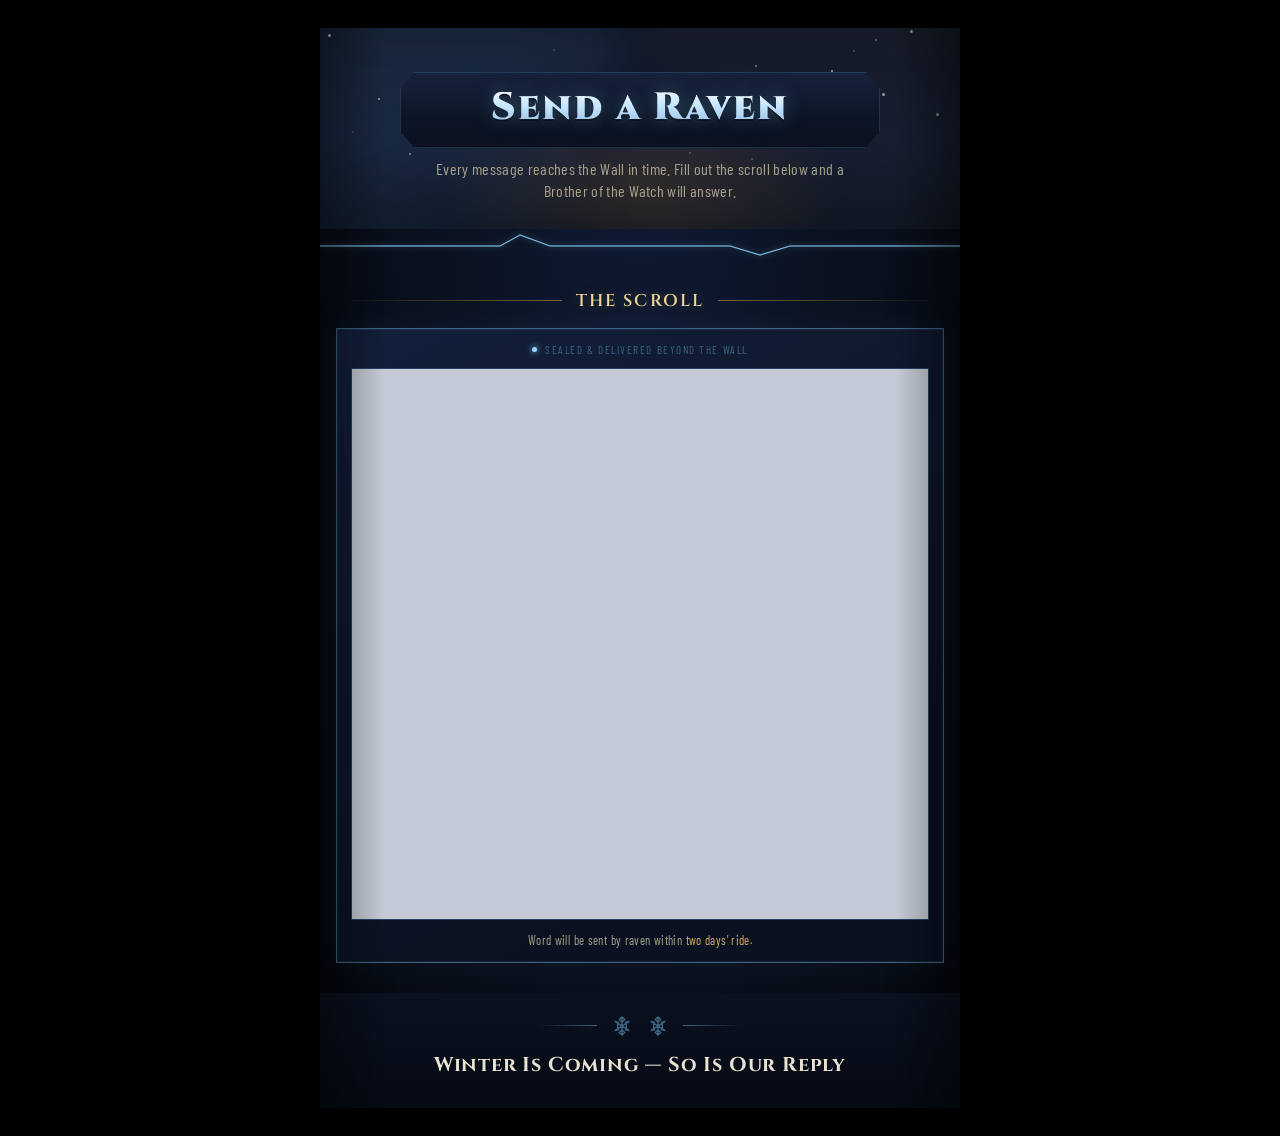
<file: Survey/index.html>
<!DOCTYPE html>
<html lang="en">
<head>
<meta charset="UTF-8">
<meta name="viewport" content="width=device-width, initial-scale=1.0">
<title>Send a Raven — Contact Form</title>
<style>

/* ============================================================
   SEND A RAVEN — contact poster
   Same token system as the Night's Watch recruitment poster.
   Fonts: Cinzel (display / carved headings) + Barlow Condensed (body)
   ============================================================ */

@import url('https://fonts.googleapis.com/css2?family=Cinzel:wght@400;500;600;700;900&family=Barlow+Condensed:ital,wght@0,400;0,500;0,600;0,700;1,500&display=swap');

:root{
  --void:      #05070d;
  --ink:       #0a1120;
  --panel:     #0e1830;
  --panel-2:   #13203c;
  --panel-3:   #182a4a;

  --line:        #2a3f60;
  --line-soft:   #1b2c47;
  --frost:       #8fd8ff;
  --frost-soft:  #c8ecff;
  --frost-dim:   #3d6480;

  --gold:        #d7b25f;
  --gold-bright: #f4d999;
  --gold-dim:    #7a642f;
  --bone:        #e9e3d2;
  --bone-dim:    #a9a28e;
}

*{ box-sizing:border-box; margin:0; padding:0; }

html,body{ background:#000; }

body{
  font-family:'Barlow Condensed', sans-serif;
  display:flex;
  justify-content:center;
  padding:28px 12px;
}

.font-display{ font-family:'Cinzel', serif; }

/* ============================================================
   POSTER SHELL
   ============================================================ */
.poster{
  position:relative;
  width:100%;
  max-width:640px;
  background:
    radial-gradient(ellipse at 50% 0%, #101d38 0%, var(--ink) 45%, var(--void) 100%);
  color:var(--bone);
  overflow:hidden;
  box-shadow:0 40px 100px rgba(0,0,0,.7);
}

.poster::after{
  content:"";
  position:absolute; inset:0;
  pointer-events:none;
  background:linear-gradient(90deg, rgba(0,0,0,.4) 0%, transparent 10%, transparent 90%, rgba(0,0,0,.4) 100%);
  z-index:5;
}

section{ position:relative; z-index:2; }

/* drifting snow, ambient across whole poster */
.snowfall{ position:absolute; inset:0; z-index:4; pointer-events:none; overflow:hidden; }
.snowfall span{
  position:absolute; top:-5%;
  width:3px; height:3px;
  background:var(--frost-soft);
  border-radius:50%;
  opacity:.55;
  filter:drop-shadow(0 0 2px var(--frost));
  animation:fall linear infinite;
}
@keyframes fall{ to{ transform:translateY(900px); } }
@media (prefers-reduced-motion: reduce){
  .snowfall span{ animation:none; display:none; }
}

/* ============================================================
   FROST DIVIDER
   ============================================================ */
.frost-divider{ position:relative; height:34px; z-index:3; }
.frost-divider svg{ width:100%; height:100%; display:block; }
.frost-divider path{ fill:none; stroke:var(--frost-dim); stroke-width:1.2; }
.frost-divider path.bright{
  stroke:var(--frost); stroke-width:1; opacity:.8;
  filter:drop-shadow(0 0 3px rgba(143,216,255,.6));
}

/* ============================================================
   HERO / BANNER
   ============================================================ */
.hero{
  position:relative;
  padding:38px 20px 26px;
  text-align:center;
  overflow:hidden;
  background:
    radial-gradient(ellipse at 50% 78%, rgba(219,150,60,.16) 0%, rgba(219,150,60,0) 45%),
    linear-gradient(180deg, #0b1224 0%, #0e1830 55%, #0a1120 100%);
}
.hero::before{
  content:"";
  position:absolute; inset:-20% -10%;
  background:
    conic-gradient(from 200deg at 50% 20%,
      rgba(143,216,255,0) 0deg,
      rgba(143,216,255,.10) 60deg,
      rgba(120,190,255,0) 140deg,
      rgba(215,178,95,.07) 220deg,
      rgba(143,216,255,0) 360deg);
  filter:blur(18px);
  animation:aurora 22s ease-in-out infinite alternate;
  z-index:0;
}
@keyframes aurora{
  from{ transform:translateX(-3%) rotate(0deg); }
  to{   transform:translateX(3%) rotate(3deg); }
}
@media (prefers-reduced-motion: reduce){ .hero::before{ animation:none; } }

.stars{ position:absolute; inset:0; z-index:0; }
.stars span{
  position:absolute; width:2px; height:2px;
  background:var(--bone); border-radius:50%; opacity:.5;
}

.banner{
  position:relative;
  z-index:3;
  margin:6px auto 10px;
  max-width:480px;
  padding:16px 34px 20px;
  clip-path:polygon(3% 0%, 97% 0%, 100% 22%, 100% 78%, 97% 100%, 3% 100%, 0% 78%, 0% 22%);
  background:linear-gradient(180deg, #16223c 0%, #0c1526 60%, #0a1120 100%);
  box-shadow:
    0 0 0 1px var(--line),
    inset 0 0 0 1px rgba(143,216,255,.15),
    0 0 26px rgba(0,0,0,.6);
}
.banner h1{
  font-family:'Cinzel', serif;
  font-weight:900;
  font-size:clamp(26px, 7vw, 38px);
  letter-spacing:.05em;
  line-height:1.05;
  background:linear-gradient(180deg, #ffffff 0%, #cfe9ff 45%, #8fb9dd 100%);
  -webkit-background-clip:text;
  background-clip:text;
  color:transparent;
  text-shadow:0 0 18px rgba(143,216,255,.35);
  filter:drop-shadow(0 2px 0 rgba(0,0,0,.6));
}

.hero-sub{
  position:relative;
  z-index:2;
  max-width:420px;
  margin:0 auto;
  font-size:16px;
  letter-spacing:.02em;
  color:var(--bone-dim);
  line-height:1.4;
}

/* ============================================================
   SECTION HEADING (shared motif)
   ============================================================ */
.section-heading{
  display:flex;
  align-items:center;
  gap:14px;
  margin:26px 16px 16px;
}
.section-heading::before,
.section-heading::after{
  content:"";
  flex:1;
  height:1px;
  background:linear-gradient(90deg, transparent, var(--line-soft) 50%, transparent);
}
.section-heading::before{ background:linear-gradient(90deg, transparent, var(--gold-dim)); }
.section-heading::after{ background:linear-gradient(90deg, var(--gold-dim), transparent); }
.section-heading h2{
  font-family:'Cinzel', serif;
  font-weight:600;
  font-size:clamp(14px, 3.6vw, 17px);
  letter-spacing:.12em;
  color:var(--gold-bright);
  white-space:nowrap;
  text-shadow:0 0 12px rgba(215,178,95,.25);
  text-transform:uppercase;
}

/* ============================================================
   RAVEN FRAME — houses the embedded form
   ============================================================ */
.raven-frame{
  position:relative;
  margin:0 16px 30px;
  padding:14px;
  background:linear-gradient(150deg, var(--panel-2) 0%, var(--ink) 75%);
  border:1px solid var(--frost-dim);
  box-shadow:
    inset 0 0 0 1px rgba(143,216,255,.08),
    0 0 40px rgba(60,110,150,.12);
}
.raven-frame .frame-label{
  display:flex;
  align-items:center;
  justify-content:center;
  gap:8px;
  margin-bottom:12px;
  font-size:11px;
  letter-spacing:.14em;
  text-transform:uppercase;
  color:var(--frost-dim);
}
.raven-frame .frame-label .dot{
  width:5px; height:5px;
  background:var(--frost);
  border-radius:50%;
  box-shadow:0 0 6px var(--frost);
}
.raven-frame .iframe-wrap{
  position:relative;
  background:var(--ink);
  border:1px solid var(--line);
  box-shadow:inset 0 0 24px rgba(0,0,0,.6);
  overflow:hidden;
}
.raven-frame iframe{
  display:block;
  width:100%;
  height:550px;
  border:0;
  filter:invert(92%) hue-rotate(178deg) contrast(.92) brightness(.95);
  background:var(--ink);
}

.raven-frame .frame-foot{
  margin-top:12px;
  text-align:center;
  font-size:12.5px;
  letter-spacing:.03em;
  color:var(--bone-dim);
}
.raven-frame .frame-foot .gold{ color:var(--gold); }

/* ============================================================
   FOOTER
   ============================================================ */
.footer{
  position:relative;
  padding:22px 20px 30px;
  text-align:center;
  background:linear-gradient(180deg, var(--ink) 0%, #060a14 100%);
}
.footer-flakes{
  display:flex;
  align-items:center;
  justify-content:center;
  gap:14px;
  margin-bottom:14px;
}
.footer-rule{
  height:1px;
  width:60px;
  background:linear-gradient(90deg, transparent, var(--frost-dim));
}
.footer-rule.right{ background:linear-gradient(90deg, var(--frost-dim), transparent); }
.flake-badge{
  width:22px; height:22px;
  color:var(--frost-dim);
}
.flake-badge svg{ width:100%; height:100%; }
.footer h2{
  font-family:'Cinzel', serif;
  font-weight:700;
  font-size:clamp(16px, 4.4vw, 20px);
  letter-spacing:.04em;
  color:var(--bone);
}

</style>
</head>
<body>

<div class="poster">

  <div class="snowfall" id="snowfall"></div>

  <section class="hero">
    <div class="stars" id="stars"></div>

    <div class="banner">
      <h1 class="font-display">Send a Raven</h1>
    </div>

    <p class="hero-sub">Every message reaches the Wall in time. Fill out the scroll below and a Brother of the Watch will answer.</p>
  </section>

  <div class="frost-divider">
    <svg viewBox="0 0 640 34" preserveAspectRatio="none">
      <path d="M0,17 L180,17 L200,6 L230,17 L410,17 L440,26 L470,17 L640,17"/>
      <path class="bright" d="M0,17 L180,17 L200,6 L230,17 L410,17 L440,26 L470,17 L640,17"/>
    </svg>
  </div>

  <div class="section-heading">
    <h2 class="font-display">The Scroll</h2>
  </div>

  <div class="raven-frame">
    <div class="frame-label">
      <span class="dot"></span> Sealed &amp; delivered beyond the Wall
    </div>
    <div class="iframe-wrap">
      <iframe src="https://docs.google.com/forms/d/e/1FAIpQLSf_qoqrzcyDdSQhZUhYzVh2wahqNsyNeyWKUY-HAEKbPUqEiw/viewform?embedded=true" width="640" height="409" frameborder="0" marginheight="0" marginwidth="0">Loading…</iframe>
    </div>
    <div class="frame-foot">Word will be sent by raven within <span class="gold">two days' ride</span>.</div>
  </div>

  <footer class="footer">
    <div class="footer-flakes">
      <div class="footer-rule"></div>
      <div class="flake-badge">
        <svg viewBox="0 0 24 24" fill="none" stroke="currentColor" stroke-width="1.5"><path d="M12 2v20M4 7l16 10M20 7L4 17M12 2l3 3-3 3-3-3 3-3M12 22l3-3-3-3-3 3 3 3M4 7l4 1-1 4M20 7l-4 1 1 4M4 17l4-1-1-4M20 17l-4-1 1-4"/></svg>
      </div>
      <div class="flake-badge">
        <svg viewBox="0 0 24 24" fill="none" stroke="currentColor" stroke-width="1.5"><path d="M12 2v20M4 7l16 10M20 7L4 17M12 2l3 3-3 3-3-3 3-3M12 22l3-3-3-3-3 3 3 3M4 7l4 1-1 4M20 7l-4 1 1 4M4 17l4-1-1-4M20 17l-4-1 1-4"/></svg>
      </div>
      <div class="footer-rule right"></div>
    </div>
    <h2 class="font-display">Winter Is Coming — So Is Our Reply</h2>
  </footer>

</div>

<script>
  const starsEl = document.getElementById('stars');
  for(let i=0;i<20;i++){
    const s = document.createElement('span');
    s.style.left = Math.random()*100+'%';
    s.style.top = Math.random()*70+'%';
    s.style.opacity = (0.2 + Math.random()*0.6).toFixed(2);
    s.style.width = s.style.height = (Math.random()<0.2 ? 3 : 2)+'px';
    starsEl.appendChild(s);
  }

  const snowEl = document.getElementById('snowfall');
  for(let i=0;i<26;i++){
    const f = document.createElement('span');
    f.style.left = Math.random()*100+'%';
    const dur = 10 + Math.random()*14;
    f.style.animationDuration = dur+'s';
    f.style.animationDelay = (-Math.random()*dur)+'s';
    f.style.width = f.style.height = (1.5 + Math.random()*2.2)+'px';
    snowEl.appendChild(f);
  }
</script>

</body>
</html>
</file>
<file: style.css>
/* ============================================================
   THE NIGHT'S WATCH — recruitment poster
   Token system below. Change --gold / --frost / copy in one place.
   Fonts: Cinzel (display / carved headings) + Barlow Condensed (body / data)
   ============================================================ */

@import url('https://fonts.googleapis.com/css2?family=Cinzel:wght@400;500;600;700;900&family=Barlow+Condensed:ital,wght@0,400;0,500;0,600;0,700;1,500&display=swap');

:root{
  /* --- surfaces --- */
  --void:      #05070d;
  --ink:       #0a1120;
  --panel:     #0e1830;
  --panel-2:   #13203c;
  --panel-3:   #182a4a;

  /* --- lines / frost --- */
  --line:        #2a3f60;
  --line-soft:   #1b2c47;
  --frost:       #8fd8ff;
  --frost-soft:  #c8ecff;
  --frost-dim:   #3d6480;

  /* --- gold / bone --- */
  --gold:        #d7b25f;
  --gold-bright: #f4d999;
  --gold-dim:    #7a642f;
  --bone:        #e9e3d2;
  --bone-dim:    #a9a28e;

  /* --- results --- */
  --victory:      #62c07f;
  --victory-glow: rgba(98,192,127,.5);
  --draw:         #e2953a;
  --draw-glow:    rgba(226,149,58,.5);
  --comeback:      #8fd8ff;
  --comeback-glow: rgba(143,216,255,.5);
  --defeat:        #c25a55;
  --defeat-glow:   rgba(194,90,85,.5);

  --edge: 2px;
}

*{ box-sizing:border-box; margin:0; padding:0; }

html,body{
  background:#000;
}

body{
  font-family:'Barlow Condensed', sans-serif;
  display:flex;
  justify-content:center;
  padding:28px 12px;
}

.font-display{ font-family:'Cinzel', serif; }

/* sprite sheet - visually hidden, referenced via <use> */
.sprite{ position:absolute; width:0; height:0; overflow:hidden; }

/* ============================================================
   POSTER SHELL
   ============================================================ */
.poster{
  position:relative;
  width:100%;
  max-width:640px;
  background:
    radial-gradient(ellipse at 50% 0%, #101d38 0%, var(--ink) 45%, var(--void) 100%);
  color:var(--bone);
  overflow:hidden;
  box-shadow:0 40px 100px rgba(0,0,0,.7);
}

.poster::after{
  /* edge vignette — linear so it stays even down a tall poster
     (a radial vignette blows out at the far corners on long pages) */
  content:"";
  position:absolute; inset:0;
  pointer-events:none;
  background:linear-gradient(90deg, rgba(0,0,0,.4) 0%, transparent 10%, transparent 90%, rgba(0,0,0,.4) 100%);
  z-index:5;
}

section{ position:relative; z-index:2; }

/* drifting snow, ambient across whole poster */
.snowfall{ position:absolute; inset:0; z-index:4; pointer-events:none; overflow:hidden; }
.snowfall span{
  position:absolute; top:-5%;
  width:3px; height:3px;
  background:var(--frost-soft);
  border-radius:50%;
  opacity:.55;
  filter:drop-shadow(0 0 2px var(--frost));
  animation:fall linear infinite;
}
@keyframes fall{
  to{ transform:translateY(1650px); }
}
@media (prefers-reduced-motion: reduce){
  .snowfall span{ animation:none; display:none; }
}

/* ============================================================
   FROST DIVIDER — signature motif: a hairline crack of ice
   running between major sections, branching like frost on glass
   ============================================================ */
.frost-divider{
  position:relative;
  height:34px;
  z-index:3;
}
.frost-divider svg{
  width:100%; height:100%;
  display:block;
}
.frost-divider path{
  fill:none;
  stroke:var(--frost-dim);
  stroke-width:1.2;
}
.frost-divider path.bright{
  stroke:var(--frost);
  stroke-width:1;
  opacity:.8;
  filter:drop-shadow(0 0 3px rgba(143,216,255,.6));
}

/* ============================================================
   AUDIO BAR
   ============================================================ */
.audio-bar{
  position:relative;
  z-index:6;
  display:flex;
  justify-content:center;
  padding:14px 16px 0;
}
.audio-bar audio{
  width:100%;
  max-width:480px;
  height:36px;
  filter:invert(88%) hue-rotate(175deg) contrast(.9);
  border-radius:6px;
  box-shadow:0 0 0 1px var(--line), 0 0 16px rgba(0,0,0,.5);
}

/* ============================================================
   HERO
   ============================================================ */
.hero{
  position:relative;
  padding:38px 20px 30px;
  text-align:center;
  overflow:hidden;
  background:
    radial-gradient(ellipse at 50% 78%, rgba(219,150,60,.16) 0%, rgba(219,150,60,0) 45%),
    linear-gradient(180deg, #0b1224 0%, #0e1830 55%, #0a1120 100%);
}

/* aurora sweep */
.hero::before{
  content:"";
  position:absolute; inset:-20% -10%;
  background:
    conic-gradient(from 200deg at 50% 20%,
      rgba(143,216,255,0) 0deg,
      rgba(143,216,255,.10) 60deg,
      rgba(120,190,255,0) 140deg,
      rgba(215,178,95,.07) 220deg,
      rgba(143,216,255,0) 360deg);
  filter:blur(18px);
  animation:aurora 22s ease-in-out infinite alternate;
  z-index:0;
}
@keyframes aurora{
  from{ transform:translateX(-3%) rotate(0deg); }
  to{   transform:translateX(3%) rotate(3deg); }
}
@media (prefers-reduced-motion: reduce){
  .hero::before{ animation:none; }
}

/* starfield */
.stars{ position:absolute; inset:0; z-index:0; }
.stars span{
  position:absolute;
  width:2px; height:2px;
  background:var(--bone);
  border-radius:50%;
  opacity:.5;
}

.ravens{ position:relative; z-index:2; height:46px; margin-bottom:2px; }
.ravens svg{
  position:absolute;
  color:#0d1626;
  filter:drop-shadow(0 0 3px rgba(143,216,255,.25));
}
.raven-1{ top:2px;  left:14%; width:30px; height:30px; transform:rotate(-8deg); }
.raven-2{ top:14px; left:47%; width:22px; height:22px; transform:rotate(2deg); opacity:.85;}
.raven-3{ top:0;    right:12%; width:34px; height:34px; transform:rotate(9deg); }

.eyrie{ position:relative; z-index:2; margin:6px auto 18px; width:100%; max-width:420px; }

.banner{
  position:relative;
  z-index:3;
  margin:6px auto 26px;
  max-width:480px;
  padding:16px 34px 20px;
  clip-path:polygon(3% 0%, 97% 0%, 100% 22%, 100% 78%, 97% 100%, 3% 100%, 0% 78%, 0% 22%);
  background:
    linear-gradient(180deg, #16223c 0%, #0c1526 60%, #0a1120 100%);
  box-shadow:
    0 0 0 1px var(--line),
    inset 0 0 0 1px rgba(143,216,255,.15),
    0 0 26px rgba(0,0,0,.6);
}
.banner h1{
  font-family:'Cinzel', serif;
  font-weight:900;
  font-size:clamp(28px, 7.4vw, 42px);
  letter-spacing:.05em;
  line-height:1.05;
  background:linear-gradient(180deg, #ffffff 0%, #cfe9ff 45%, #8fb9dd 100%);
  -webkit-background-clip:text;
  background-clip:text;
  color:transparent;
  text-shadow:0 0 18px rgba(143,216,255,.35);
  filter:drop-shadow(0 2px 0 rgba(0,0,0,.6));
}

.castle-wrap{ position:relative; z-index:1; }
.castle-glow{
  position:absolute;
  left:50%; bottom:6px;
  transform:translateX(-50%);
  width:180px; height:70px;
  background:radial-gradient(ellipse, rgba(226,157,60,.35) 0%, rgba(226,157,60,0) 70%);
  filter:blur(6px);
}

/* ============================================================
   IDENTITY BAR
   ============================================================ */
.identity{
  display:flex;
  align-items:center;
  justify-content:center;
  gap:14px;
  padding:14px 18px;
  margin:0 16px;
  background:linear-gradient(180deg, var(--panel-2), var(--panel));
  border:1px solid var(--line);
  box-shadow:inset 0 1px 0 rgba(143,216,255,.08), 0 8px 20px rgba(0,0,0,.35);
}
.identity .medallion{
  width:34px; height:34px;
  border-radius:50%;
  flex:none;
  display:flex; align-items:center; justify-content:center;
  background:radial-gradient(circle at 35% 30%, #21365c, #0c1526 70%);
  border:1px solid var(--frost-dim);
  color:var(--frost-soft);
}
.identity .medallion svg{ width:18px; height:18px; }
.identity-text{
  font-family:'Cinzel', serif;
  font-weight:600;
  font-size:clamp(13px, 3.6vw, 17px);
  letter-spacing:.03em;
  color:var(--bone);
  display:flex;
  align-items:center;
  gap:12px;
  flex-wrap:wrap;
  justify-content:center;
}
.identity-text .dim{ color:var(--gold); }
.identity-text .dot{
  width:5px; height:5px;
  background:var(--frost);
  border-radius:50%;
  box-shadow:0 0 6px var(--frost);
  display:inline-block;
}

/* ============================================================
   EVENT SCHEDULE GRID
   ============================================================ */
.events{
  display:grid;
  grid-template-columns:1fr 1fr;
  gap:1px;
  margin:22px 16px 0;
  background:var(--line);
  border:1px solid var(--line);
}
.event-card{
  position:relative;
  background:linear-gradient(160deg, var(--panel-2) 0%, var(--ink) 100%);
  padding:20px 14px 18px;
  display:flex;
  flex-direction:column;
  align-items:center;
  text-align:center;
  gap:10px;
  transition:background .25s ease;
}
.event-card:hover{ background:linear-gradient(160deg, var(--panel-3) 0%, var(--ink) 100%); }

.event-icon{
  width:56px; height:56px;
  border-radius:50%;
  display:flex; align-items:center; justify-content:center;
  background:radial-gradient(circle at 35% 30%, #1c2f52 0%, #0a1120 72%);
  border:1px solid var(--frost-dim);
  box-shadow:0 0 0 4px rgba(143,216,255,.05), inset 0 0 12px rgba(0,0,0,.6);
  color:var(--frost-soft);
}
.event-icon svg{ width:30px; height:30px; filter:drop-shadow(0 0 4px rgba(143,216,255,.35)); }

.event-name{
  font-family:'Cinzel', serif;
  font-weight:700;
  font-size:15px;
  letter-spacing:.045em;
  color:var(--gold-bright);
  text-transform:uppercase;
}
.event-times{
  font-size:15px;
  font-weight:500;
  letter-spacing:.03em;
  color:var(--bone);
}
.event-times .unit{
  color:var(--bone-dim);
  font-size:12px;
  letter-spacing:.08em;
  margin-left:2px;
}

/* ============================================================
   KVK RESULTS
   ============================================================ */
.section-heading{
  display:flex;
  align-items:center;
  gap:14px;
  margin:30px 16px 16px;
}
.section-heading::before,
.section-heading::after{
  content:"";
  flex:1;
  height:1px;
  background:linear-gradient(90deg, transparent, var(--line-soft) 50%, transparent);
}
.section-heading::before{ background:linear-gradient(90deg, transparent, var(--gold-dim)); }
.section-heading::after{ background:linear-gradient(90deg, var(--gold-dim), transparent); }
.section-heading h2{
  font-family:'Cinzel', serif;
  font-weight:600;
  font-size:clamp(14px, 3.6vw, 17px);
  letter-spacing:.12em;
  color:var(--gold-bright);
  white-space:nowrap;
  text-shadow:0 0 12px rgba(215,178,95,.25);
}

.kvk-hint{
  text-align:center;
  font-size:11px;
  letter-spacing:.14em;
  text-transform:uppercase;
  color:var(--frost-dim);
  margin:-8px 16px 12px;
}

.kvk-scroll{
  display:flex;
  gap:0;
  margin:0;
  padding:6px 16px 20px;
  overflow-x:auto;
  scroll-snap-type:x proximity;
  -webkit-overflow-scrolling:touch;
  scrollbar-width:thin;
  scrollbar-color:var(--frost-dim) transparent;
}
.kvk-scroll::-webkit-scrollbar{ height:5px; }
.kvk-scroll::-webkit-scrollbar-thumb{ background:var(--frost-dim); border-radius:3px; }
.kvk-scroll::-webkit-scrollbar-track{ background:transparent; }

.kvk-card{
  position:relative;
  flex:0 0 138px;
  scroll-snap-align:start;
  padding:16px 10px 18px;
  text-align:center;
  border:1px solid var(--line);
  border-left:1px solid var(--line-soft);
  background:var(--ink);
}
.kvk-card:first-child{ border-left:1px solid var(--line); }
.kvk-card + .kvk-card{ margin-left:-1px; }

.kvk-num{
  font-family:'Cinzel', serif;
  font-weight:600;
  font-size:12.5px;
  letter-spacing:.08em;
  color:var(--gold);
  margin-bottom:4px;
}
.kvk-date{
  font-size:12px;
  letter-spacing:.06em;
  color:var(--bone-dim);
  text-transform:uppercase;
  margin-bottom:2px;
}
.kvk-kingdom{
  font-size:12.5px;
  letter-spacing:.04em;
  color:var(--frost-soft);
  margin-bottom:10px;
}
.kvk-node{
  width:7px;
  height:7px;
  margin:0 auto 12px;
  border-radius:50%;
  background:var(--frost);
  box-shadow:0 0 8px var(--frost);
  position:relative;
  z-index:1;
}
.kvk-icon{ width:26px; height:26px; margin:0 auto 10px; color:var(--bone-dim); }
.kvk-icon.domination { color: var(--victory); filter: drop-shadow(0 0 5px rgba(46, 204, 113, .4)); }
.kvk-icon.draw{ color:var(--draw); filter:drop-shadow(0 0 5px rgba(226,149,58,.35)); }
.kvk-icon.comeback{ color:var(--comeback); filter:drop-shadow(0 0 5px rgba(143,216,255,.35)); }
.kvk-icon.defeat{ color:var(--defeat); filter:drop-shadow(0 0 5px rgba(194,90,85,.35)); }
.kvk-icon svg{ width:100%; height:100%; }

.kvk-result{
  font-family:'Cinzel', serif;
  font-weight:700;
  font-size:15.5px;
  letter-spacing:.04em;
  margin-bottom:6px;
}
.kvk-result.domination{ color:var(--victory); text-shadow:0 0 14px var(--victory-glow); }
.kvk-result.draw{ color:var(--draw); text-shadow:0 0 14px var(--draw-glow); }
.kvk-result.comeback{ color:var(--comeback); text-shadow:0 0 14px var(--comeback-glow); }
.kvk-result.defeat{ color:var(--defeat); text-shadow:0 0 14px var(--defeat-glow); }

.kvk-sub{
  font-size:11.5px;
  line-height:1.3;
  color:var(--bone-dim);
  letter-spacing:.03em;
  text-transform:uppercase;
}

/* ============================================================
   RECRUITMENT CTA
   ============================================================ */
.recruit{
  position:relative;
  margin:28px 16px 0;
  padding:26px 20px 24px;
  background:linear-gradient(150deg, var(--panel-2) 0%, var(--ink) 75%);
  border:1px solid var(--frost-dim);
  box-shadow:
    inset 0 0 0 1px rgba(143,216,255,.08),
    0 0 40px rgba(60,110,150,.12);
  overflow:hidden;
}
.recruit-raven{
  position:absolute;
  right:-6px; bottom:-8px;
  width:120px; height:120px;
  color:#111d33;
  opacity:.6;
  z-index:0;
}
.recruit-raven svg{ width:100%; height:100%; }
.recruit-raven .eye{ fill:var(--frost); opacity:.9; filter:drop-shadow(0 0 4px var(--frost)); }

.recruit-top{
  position:relative;
  z-index:1;
  display:flex;
  align-items:center;
  gap:18px;
  margin-bottom:18px;
}
.slots{
  flex:none;
  text-align:center;
}
.slots .num{
  font-family:'Cinzel', serif;
  font-weight:900;
  font-size:46px;
  line-height:1;
  background:linear-gradient(180deg, var(--frost-soft), var(--frost) 60%, var(--frost-dim));
  -webkit-background-clip:text;
  background-clip:text;
  color:transparent;
  text-shadow:0 0 22px rgba(143,216,255,.35);
}
.slots .lbl{
  font-size:12px;
  letter-spacing:.14em;
  color:var(--bone-dim);
  text-transform:uppercase;
  margin-top:2px;
}

.scroll-icon{
  flex:none;
  width:44px; height:56px;
  color:var(--gold-dim);
  opacity:.85;
}
.scroll-icon svg{ width:100%; height:100%; }

.recruit-copy{ flex:1; min-width:0; }
.recruit-copy h3{
  font-family:'Cinzel', serif;
  font-weight:700;
  font-size:clamp(17px, 4.6vw, 21px);
  letter-spacing:.03em;
  color:var(--frost-soft);
  text-shadow:0 0 16px rgba(143,216,255,.25);
  margin-bottom:6px;
}
.recruit-copy p{
  font-size:14.5px;
  line-height:1.4;
  color:var(--bone);
  max-width:46ch;
}

.recruit-foot{
  position:relative;
  z-index:1;
  margin-top:18px;
  padding-top:14px;
  border-top:1px solid var(--line-soft);
  font-size:12.5px;
  letter-spacing:.08em;
  color:var(--bone-dim);
  text-transform:uppercase;
}
.recruit-foot .name{ color:var(--gold); letter-spacing:.04em; }

/* ============================================================
   FOOTER
   ============================================================ */
.footer{
  position:relative;
  padding:24px 20px 30px;
  text-align:center;
  background:linear-gradient(180deg, var(--ink) 0%, #060a14 100%);
}
.footer-flakes{
  display:flex;
  align-items:center;
  justify-content:center;
  gap:16px;
  margin-bottom:14px;
}
.flake-badge{
  width:30px; height:30px;
  border-radius:50%;
  display:flex; align-items:center; justify-content:center;
  background:radial-gradient(circle at 35% 30%, #1c2f52, #0a1120 75%);
  border:1px solid var(--frost-dim);
  color:var(--frost-soft);
}
.flake-badge svg{ width:16px; height:16px; }
.footer-rule{
  flex:1; max-width:120px;
  height:1px;
  background:linear-gradient(90deg, transparent, var(--line-soft));
}
.footer-rule.right{ background:linear-gradient(90deg, var(--line-soft), transparent); }

.footer h2{
  font-family:'Cinzel', serif;
  font-weight:700;
  font-size:clamp(17px, 4.8vw, 23px);
  letter-spacing:.09em;
  background:linear-gradient(90deg, var(--gold-bright), var(--frost-soft) 55%, var(--gold-bright));
  -webkit-background-clip:text;
  background-clip:text;
  color:transparent;
}
</file>
